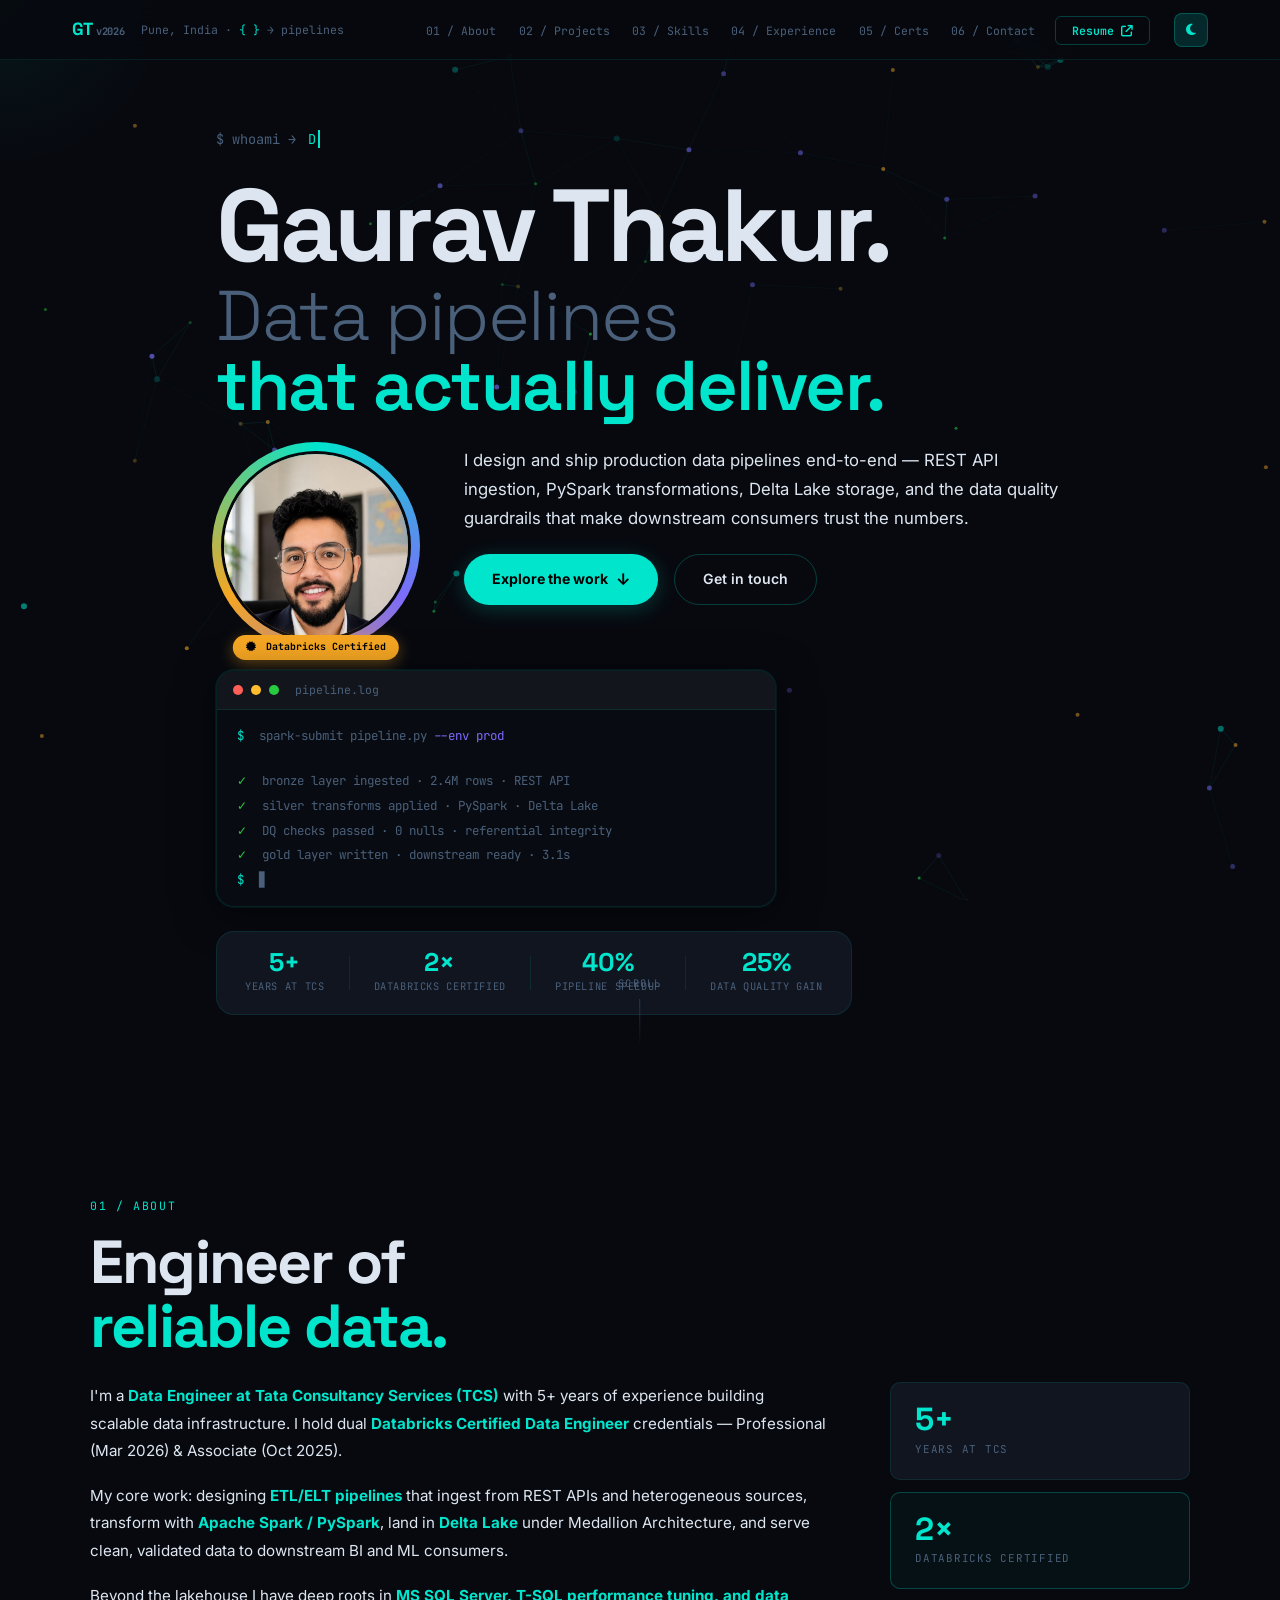
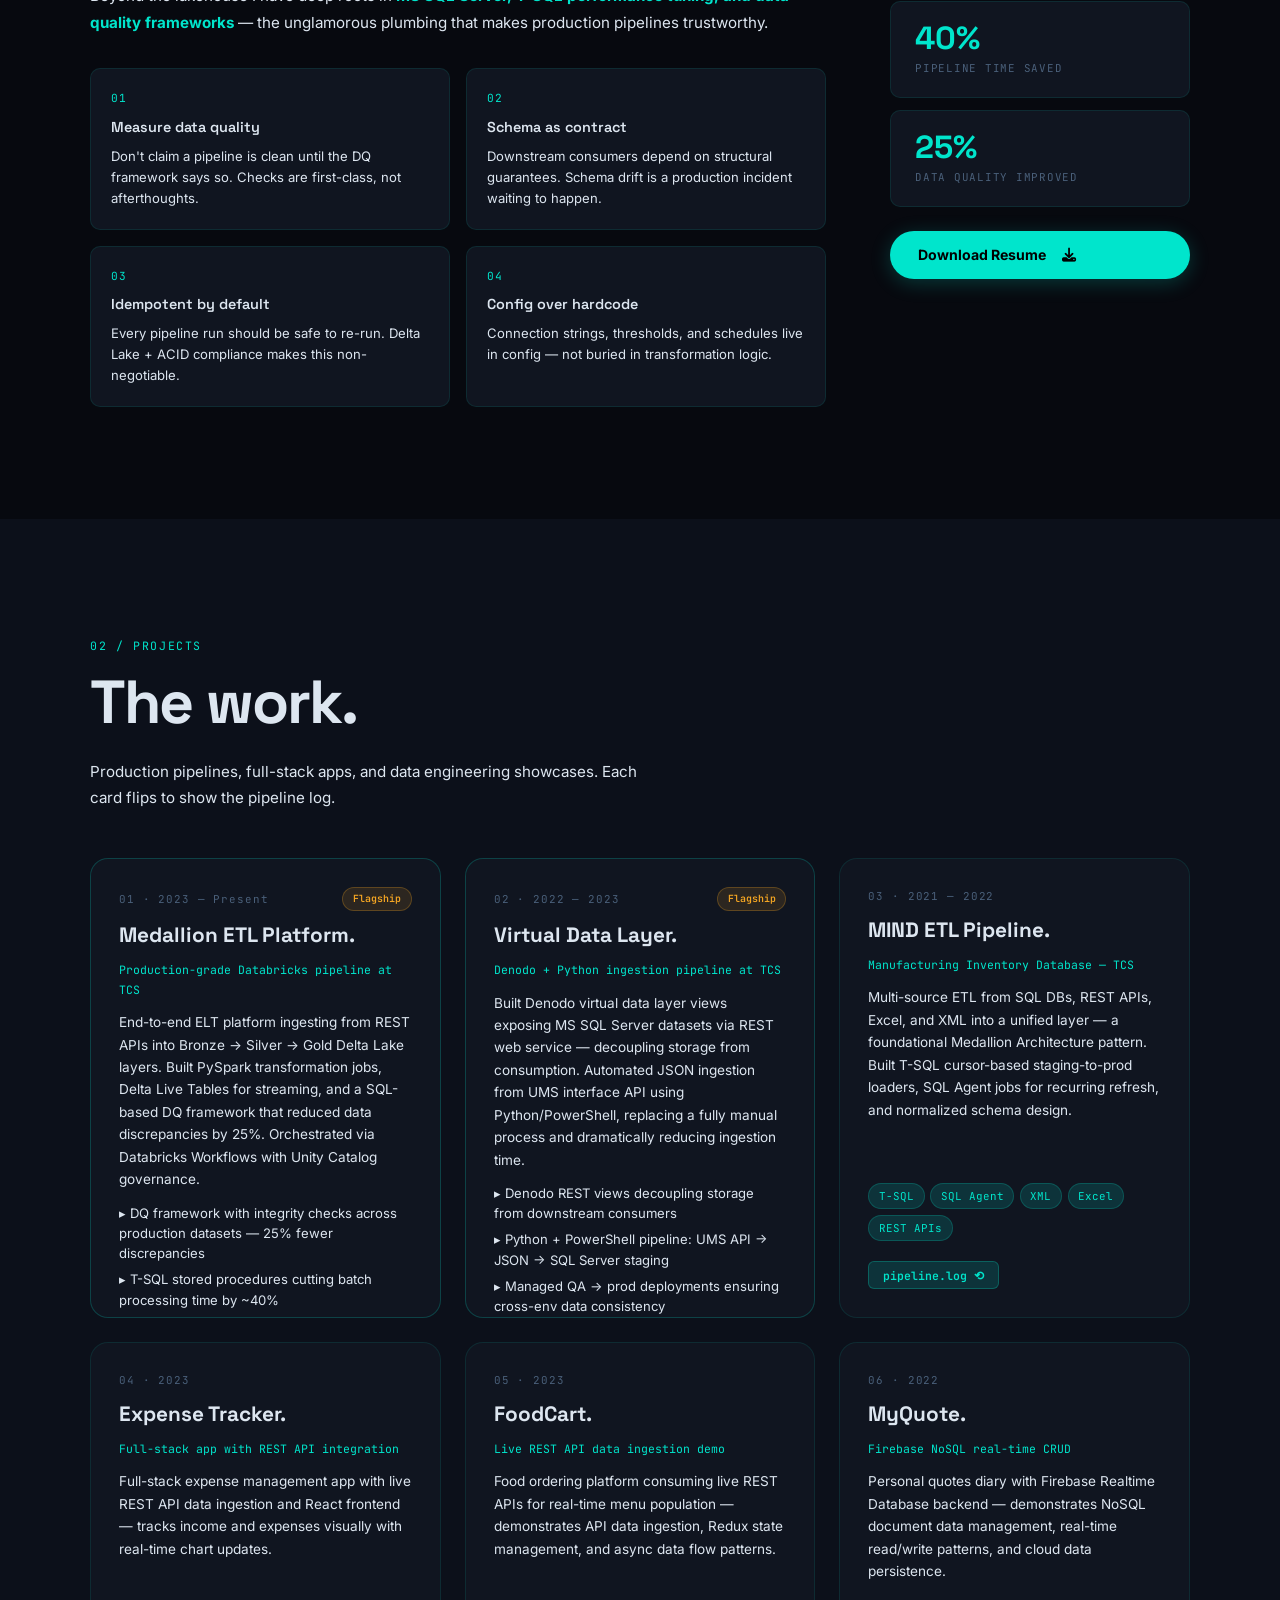
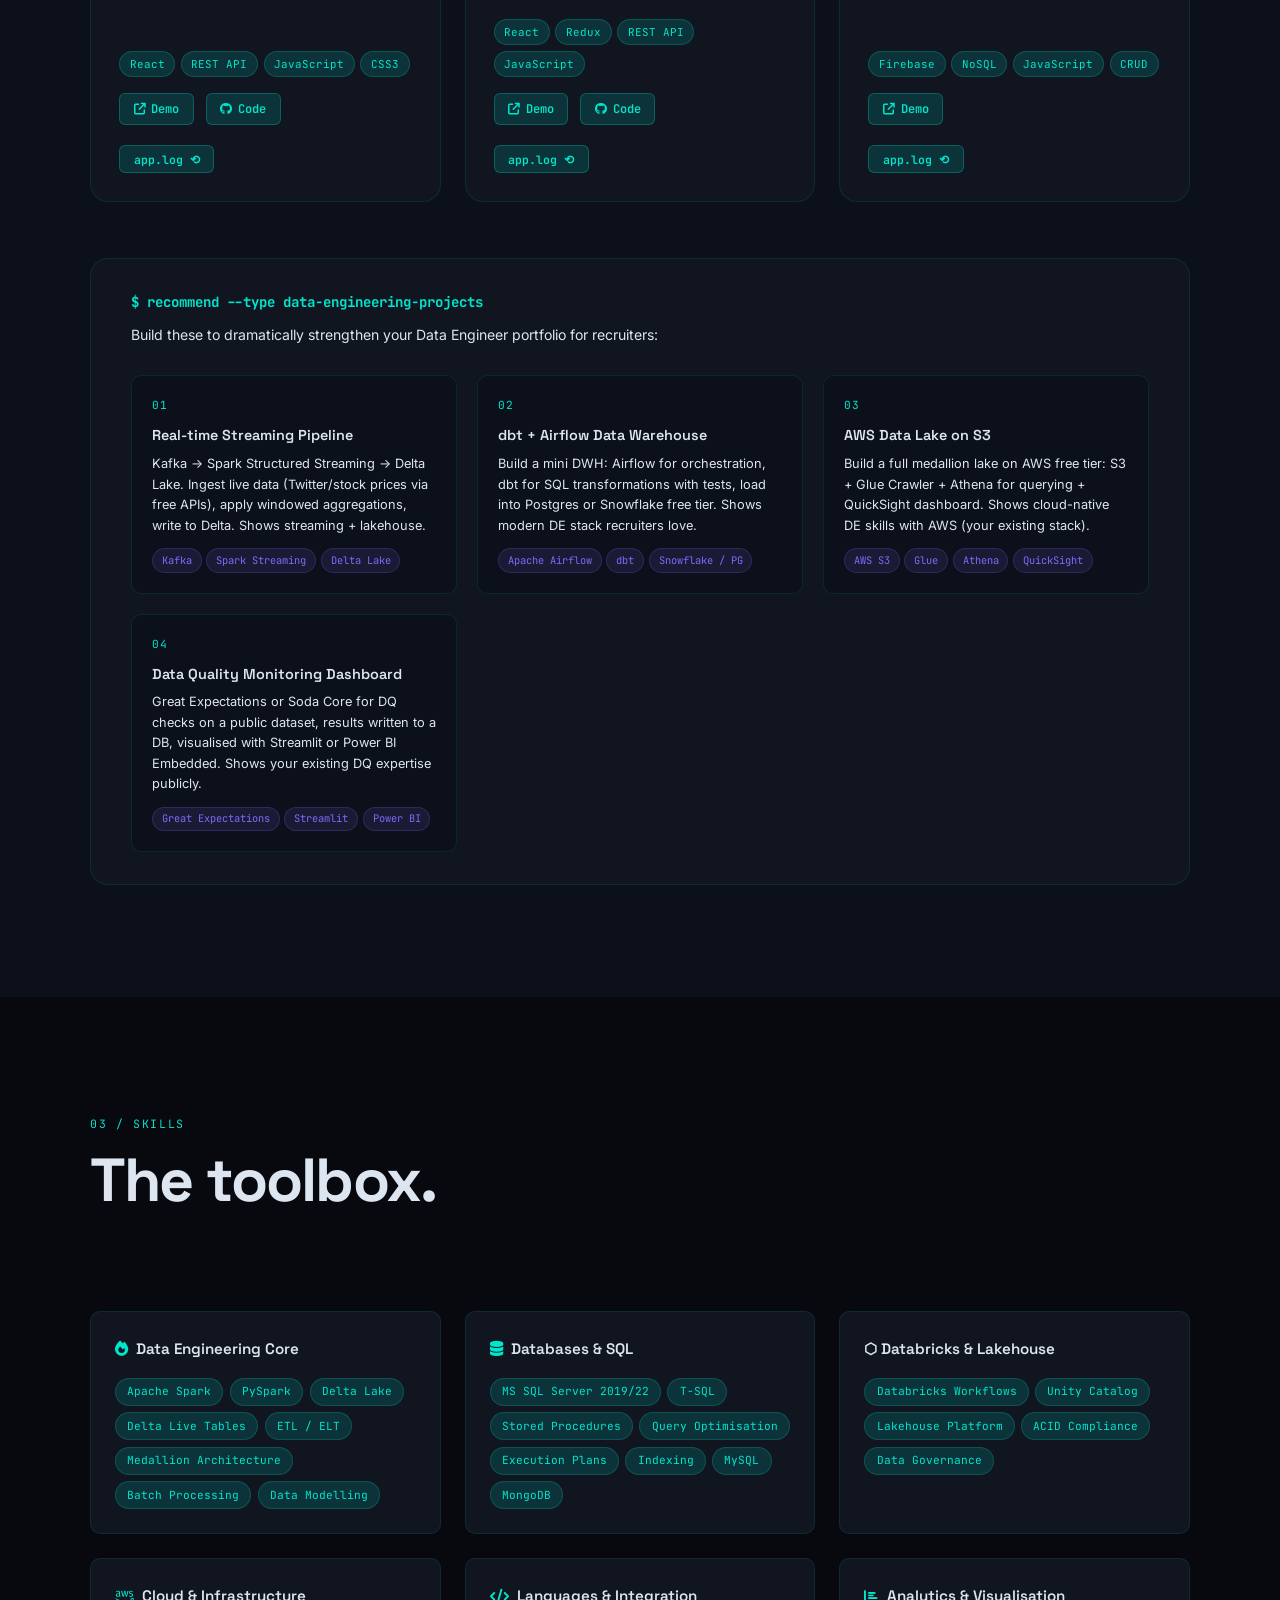
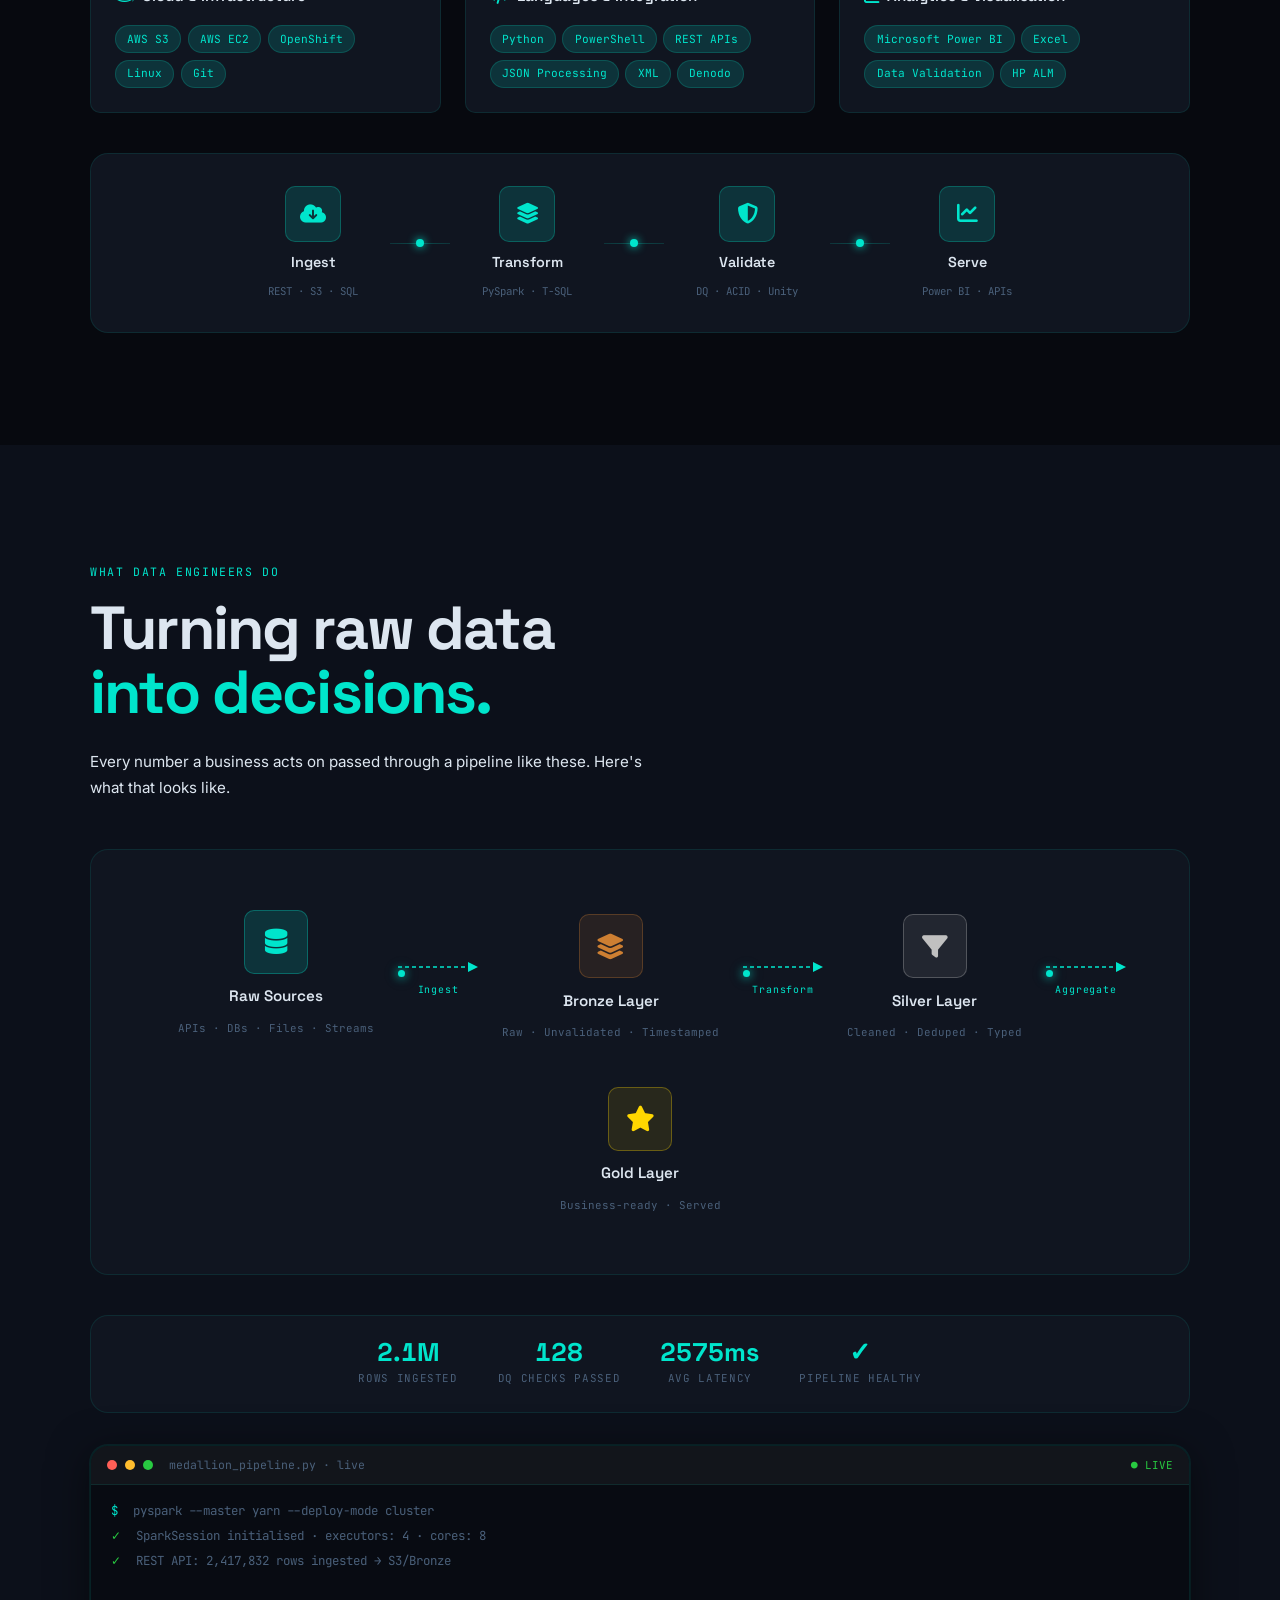
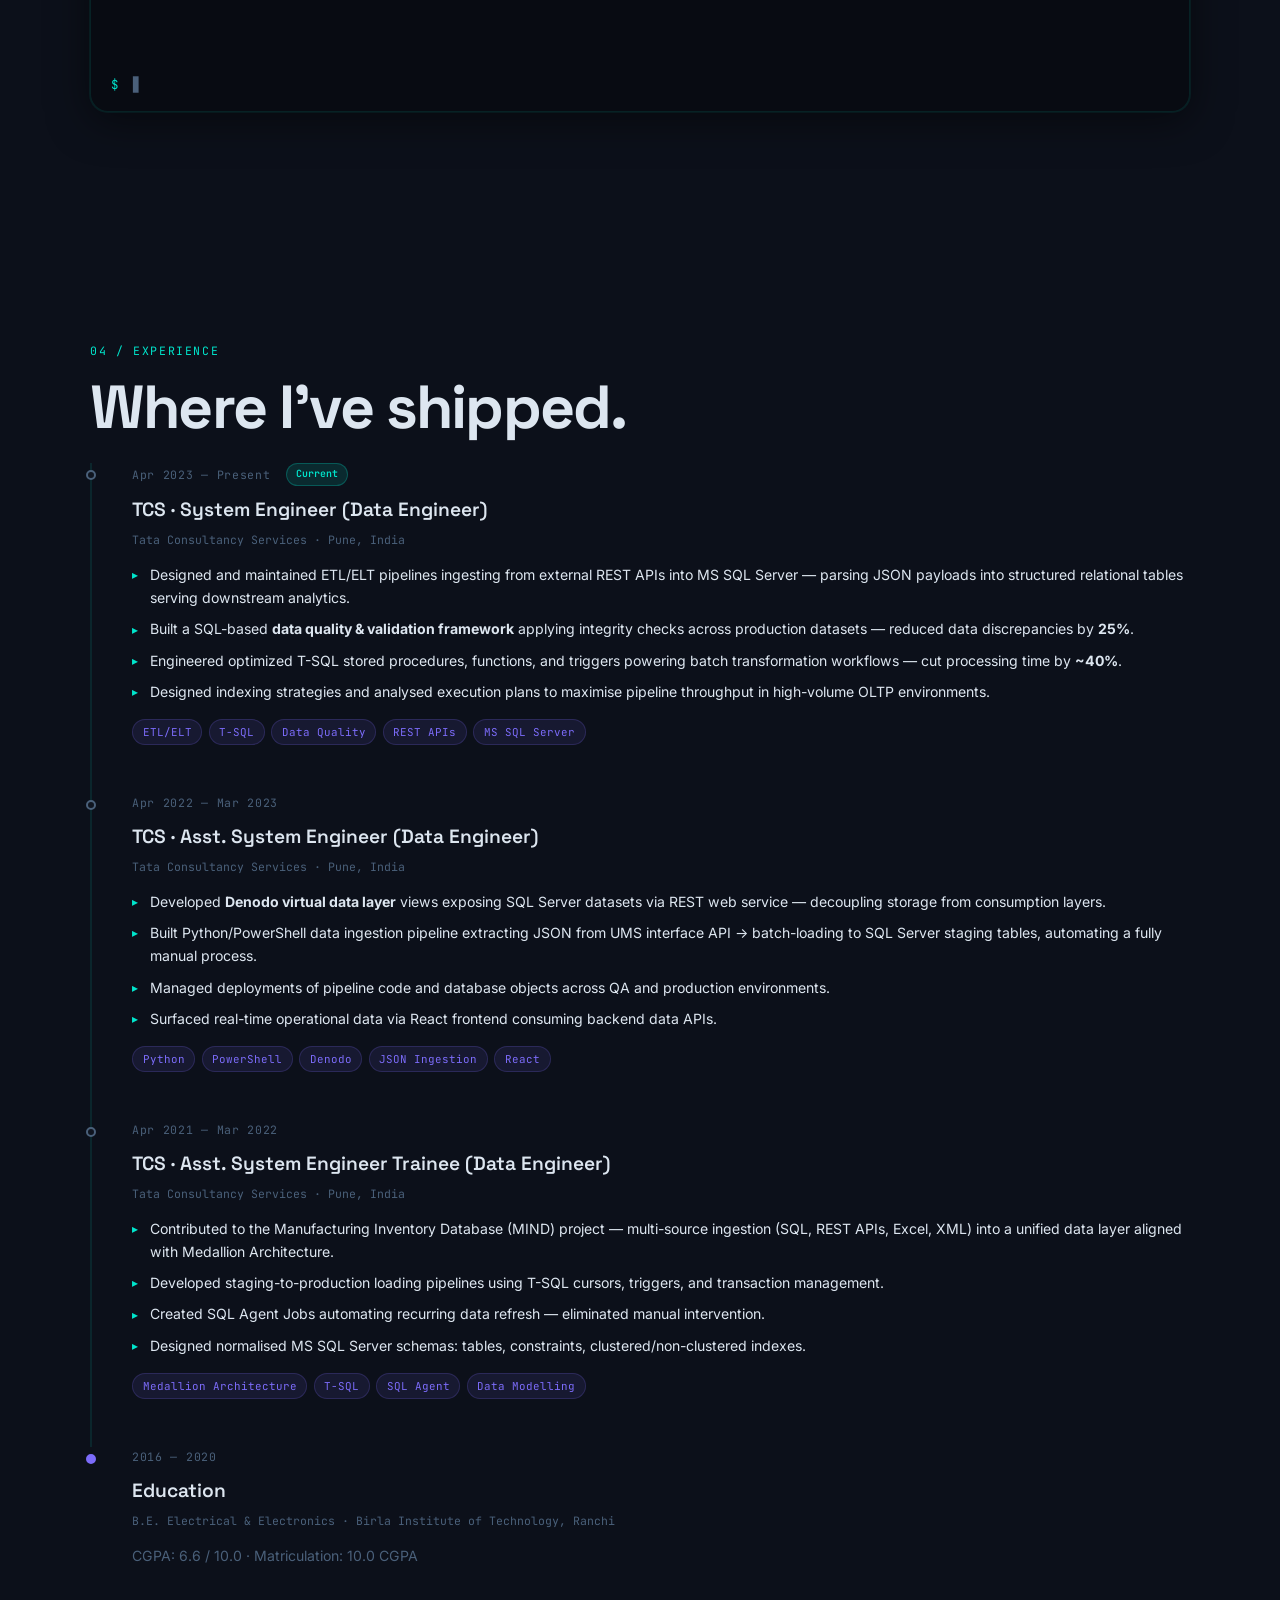
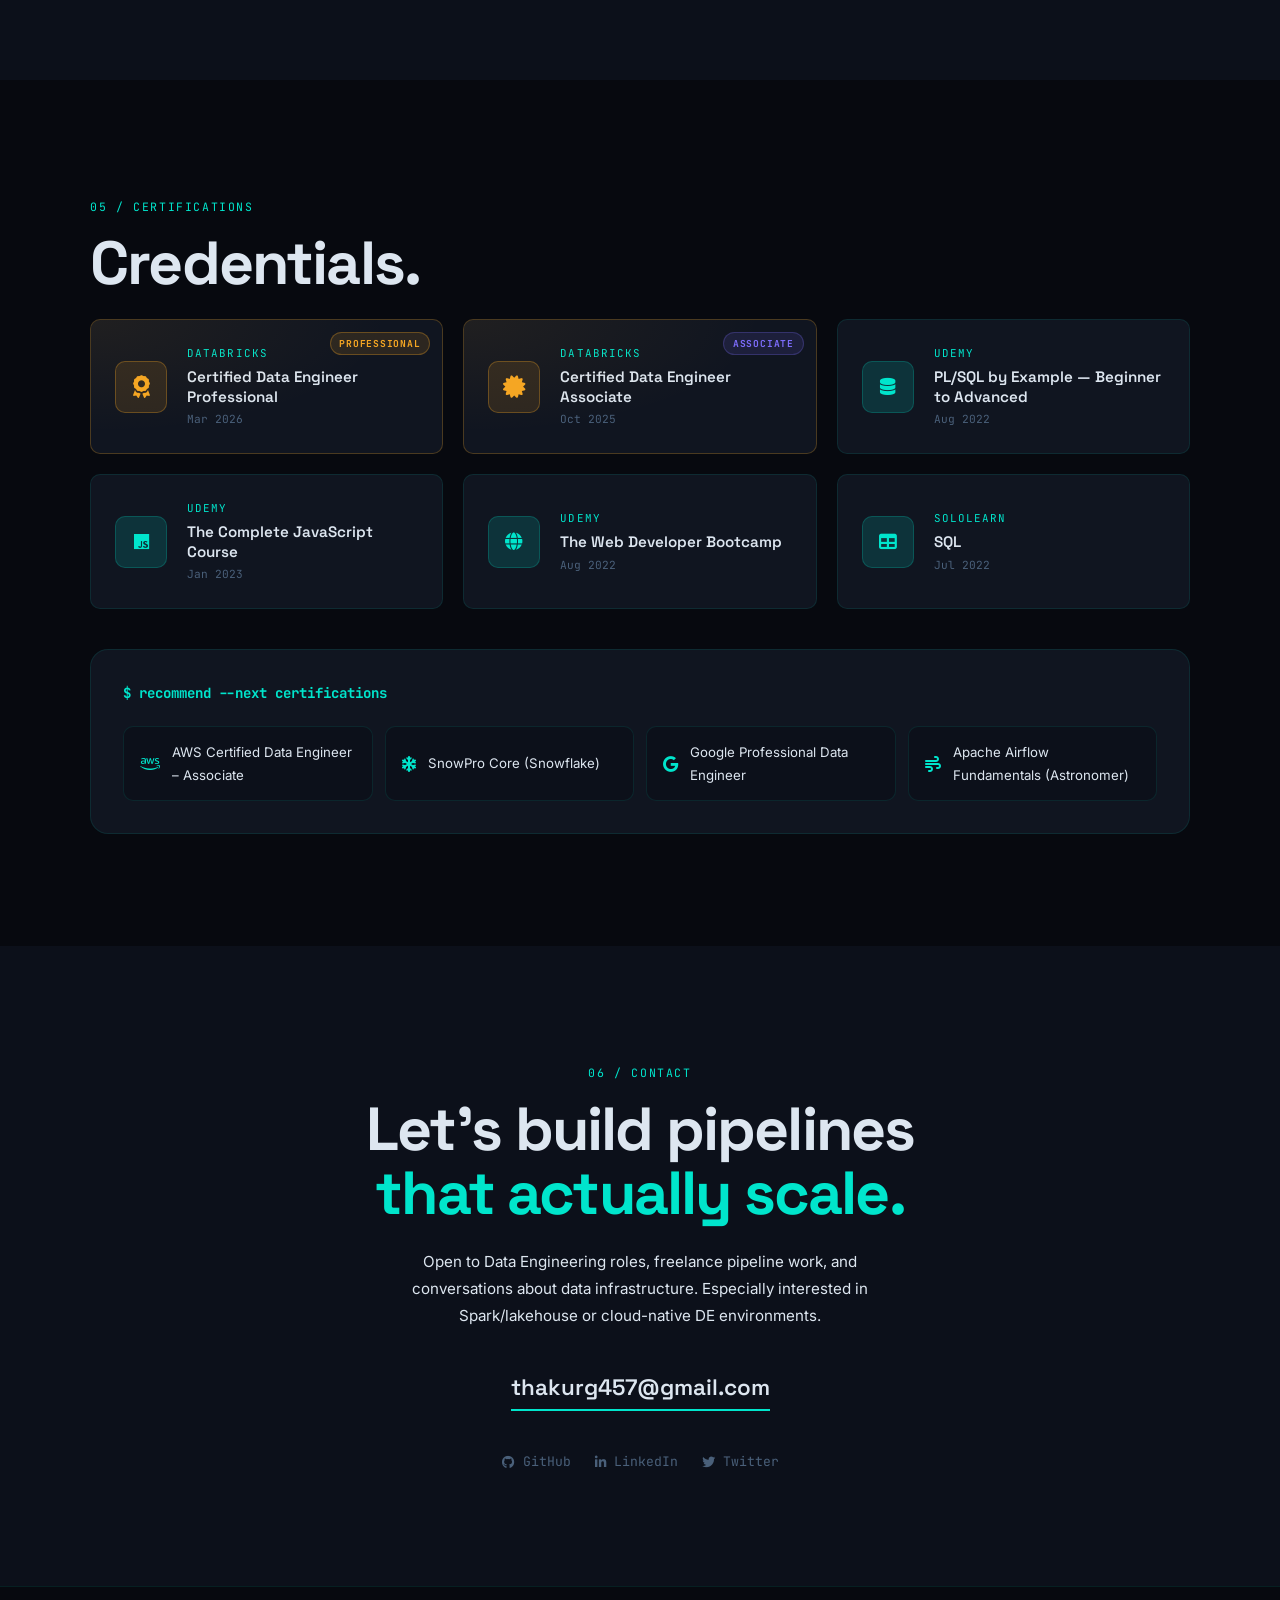
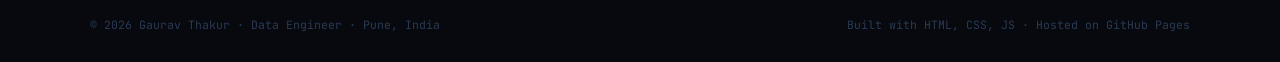
<file: index.html>
<!DOCTYPE html>
<html lang="en">

<head>
  <title>Gaurav Thakur — Data Engineer</title>
  <meta charset="UTF-8" />
  <meta name="viewport" content="width=device-width, initial-scale=1" />
  <meta name="description"
    content="Gaurav Thakur — Databricks Certified Data Engineer with 5+ years at TCS. Apache Spark, PySpark, Delta Lake, ETL/ELT pipelines, AWS." />
  <meta property="og:title" content="Gaurav Thakur — Data Engineer" />
  <meta property="og:description" content="Building data infrastructure that turns raw signals into decisions." />
  <meta property="og:url" content="https://grvthakur.github.io/" />
  <link rel="icon" href="img/logo.jpg" sizes="32x32" />
  <link rel="preconnect" href="https://fonts.googleapis.com" />
  <link rel="preconnect" href="https://fonts.gstatic.com" crossorigin />
  <link
    href="https://fonts.googleapis.com/css2?family=Space+Grotesk:wght@300;400;500;600;700&family=Inter:wght@300;400;500;600&family=JetBrains+Mono:wght@400;500;600&display=swap"
    rel="stylesheet" />
  <link href="https://cdnjs.cloudflare.com/ajax/libs/font-awesome/6.4.0/css/all.min.css" rel="stylesheet" />
  <link rel="stylesheet" href="css/main.css" />
</head>

<body>

  <!-- ══ ATOM NETWORK CANVAS ══ -->
  <canvas id="atom-canvas" aria-hidden="true"></canvas>
  <!-- ══ CURSOR GLOW ══ -->
  <div id="cursor-glow" aria-hidden="true"></div>
  <!-- ══ SCROLL BEAM ══ -->
  <div id="scroll-beam" aria-hidden="true"></div>

  <!-- ══ NAVBAR ══ -->
  <nav class="navbar" id="navbar">
    <div class="nav-inner">
      <a href="#home" class="nav-brand">GT<span class="nav-brand-year">v2026</span></a>
      <span class="nav-meta">Pune, India · <span class="nav-pipe">{ }</span> → pipelines</span>
      <button class="nav-toggle" id="navToggle" aria-label="Menu" aria-expanded="false">
        <span></span><span></span><span></span>
      </button>
      <ul class="nav-links" id="navLinks">
        <li><a href="#about" class="nav-link">01 / About</a></li>
        <li><a href="#projects" class="nav-link">02 / Projects</a></li>
        <li><a href="#skills" class="nav-link">03 / Skills</a></li>
        <li><a href="#experience" class="nav-link">04 / Experience</a></li>
        <li><a href="#certifications" class="nav-link">05 / Certs</a></li>
        <li><a href="#contact" class="nav-link">06 / Contact</a></li>
        <li><a href="files/grv-resume-web.pdf" class="nav-resume" target="_blank">Resume <i
              class="fa-solid fa-arrow-up-right-from-square"></i></a></li>
      </ul>
      <button class="theme-toggle" id="themeToggle" aria-label="Toggle light/dark mode" title="Toggle light/dark mode">
        <i class="fa-solid fa-moon" id="themeIcon"></i>
      </button>
    </div>
  </nav>

  <!-- ══ HERO ══ -->
  <section class="hero" id="home">
    <div class="hero-inner">

      <p class="hero-eyebrow">
        <span class="mono dim">$ whoami →</span>
        <span class="hero-role typewrite" data-period="500"
          data-type='["Data Engineer","Pipeline Architect","Spark Developer","Databricks Professional"]'>
          <span class="wrap"></span>
        </span>
      </p>

      <h1 class="hero-name">
        Gaurav Thakur.<br />
        <span class="hero-name-sub">Data pipelines<br />
          <span class="accent-text">that actually deliver.</span></span>
      </h1>

      <!-- photo -->
      <div class="hero-photo-row">
        <div class="hero-photo-wrap">
          <div class="hero-photo-ring"></div>
          <img src="img/grv.jpg" alt="Gaurav Thakur — Data Engineer" class="hero-photo" />
          <div class="hero-photo-badge"><i class="fa-solid fa-certificate"></i> Databricks Certified</div>
        </div>
        <div class="hero-text-col">
          <p class="hero-desc">
            I design and ship production data pipelines end-to-end — REST API ingestion, PySpark transformations,
            Delta Lake storage, and the data quality guardrails that make downstream consumers trust the numbers.
          </p>
          <div class="hero-cta-row">
            <a href="#projects" class="btn-primary">Explore the work <span class="btn-arrow">↓</span></a>
            <a href="#contact" class="btn-ghost">Get in touch</a>
          </div><!-- /hero-cta-row -->
        </div><!-- /hero-text-col -->
      </div><!-- /hero-photo-row -->

      <!-- terminal log card -->
      <div class="hero-terminal">
        <div class="terminal-bar">
          <span class="t-dot t-red"></span>
          <span class="t-dot t-yellow"></span>
          <span class="t-dot t-green"></span>
          <span class="t-title mono">pipeline.log</span>
        </div>
        <div class="terminal-body">
          <p class="tl"><span class="t-prompt">$</span> spark-submit pipeline.py <span class="t-flag">--env prod</span>
          </p>
          <p class="tl"><span class="t-ok">✓</span> bronze layer ingested · 2.4M rows · REST API</p>
          <p class="tl"><span class="t-ok">✓</span> silver transforms applied · PySpark · Delta Lake</p>
          <p class="tl"><span class="t-ok">✓</span> DQ checks passed · 0 nulls · referential integrity</p>
          <p class="tl"><span class="t-ok">✓</span> gold layer written · downstream ready · 3.1s</p>
          <p class="tl blink-line"><span class="t-prompt">$</span> <span class="cursor">▊</span></p>
        </div>
      </div>

      <!-- stats -->
      <div class="hero-stats">
        <div class="h-stat"><span class="h-stat-n" data-target="5" data-suffix="+">0+</span><span class="h-stat-l">Years
            at TCS</span></div>
        <div class="h-stat-div"></div>
        <div class="h-stat"><span class="h-stat-n" data-target="2" data-suffix="×">0×</span><span
            class="h-stat-l">Databricks Certified</span></div>
        <div class="h-stat-div"></div>
        <div class="h-stat"><span class="h-stat-n" data-target="40" data-suffix="%">0%</span><span
            class="h-stat-l">Pipeline Speedup</span></div>
        <div class="h-stat-div"></div>
        <div class="h-stat"><span class="h-stat-n" data-target="25" data-suffix="%">0%</span><span class="h-stat-l">Data
            Quality Gain</span></div>
      </div>

    </div>

    <div class="scroll-cue">
      <span class="mono dim">scroll</span>
      <div class="scroll-line-anim"></div>
    </div>
  </section>

  <!-- ══ SECTION BEAM ══ -->
  <div class="section-beam" id="sectionBeam"></div>

  <!-- ══ 01 / ABOUT ══ -->
  <section class="section" id="about">
    <div class="section-inner">
      <div class="section-eyebrow"><span class="mono">01 / About</span></div>
      <h2 class="section-heading">Engineer of<br /><em>reliable data.</em></h2>

      <div class="about-grid">
        <div class="about-text">
          <p>I'm a <strong>Data Engineer at Tata Consultancy Services (TCS)</strong> with 5+ years of experience
            building scalable data infrastructure. I hold dual <strong>Databricks Certified Data Engineer</strong>
            credentials — Professional (Mar 2026) &amp; Associate (Oct 2025).</p>

          <p>My core work: designing <strong>ETL/ELT pipelines</strong> that ingest from REST APIs and heterogeneous
            sources, transform with <strong>Apache Spark / PySpark</strong>, land in <strong>Delta Lake</strong> under
            Medallion Architecture, and serve clean, validated data to downstream BI and ML consumers.</p>

          <p>Beyond the lakehouse I have deep roots in <strong>MS SQL Server, T-SQL performance tuning,
              and data quality frameworks</strong> — the unglamorous plumbing that makes production pipelines
            trustworthy.</p>

          <div class="about-principles">
            <div class="principle-card">
              <span class="principle-num mono">01</span>
              <h4>Measure data quality</h4>
              <p>Don't claim a pipeline is clean until the DQ framework says so. Checks are first-class, not
                afterthoughts.</p>
            </div>
            <div class="principle-card">
              <span class="principle-num mono">02</span>
              <h4>Schema as contract</h4>
              <p>Downstream consumers depend on structural guarantees. Schema drift is a production incident waiting to
                happen.</p>
            </div>
            <div class="principle-card">
              <span class="principle-num mono">03</span>
              <h4>Idempotent by default</h4>
              <p>Every pipeline run should be safe to re-run. Delta Lake + ACID compliance makes this non-negotiable.
              </p>
            </div>
            <div class="principle-card">
              <span class="principle-num mono">04</span>
              <h4>Config over hardcode</h4>
              <p>Connection strings, thresholds, and schedules live in config — not buried in transformation logic.</p>
            </div>
          </div>
        </div>

        <div class="about-aside">
          <div class="stat-stack">
            <div class="stat-card"><span class="stat-n" data-target="5" data-suffix="+">0</span><span
                class="stat-l">Years at TCS</span></div>
            <div class="stat-card accent-card"><span class="stat-n" data-target="2" data-suffix="×">0</span><span
                class="stat-l">Databricks Certified</span></div>
            <div class="stat-card"><span class="stat-n" data-target="40" data-suffix="%">0</span><span
                class="stat-l">Pipeline Time Saved</span></div>
            <div class="stat-card"><span class="stat-n" data-target="25" data-suffix="%">0</span><span
                class="stat-l">Data Quality Improved</span></div>
          </div>
          <a href="files/grv-resume-web.pdf" class="btn-primary" target="_blank"
            style="margin-top:1.5rem;display:inline-flex">
            Download Resume <i class="fa-solid fa-download" style="margin-left:.5rem"></i>
          </a>
        </div>
      </div>
    </div>
  </section>

  <!-- ══ 02 / PROJECTS ══ -->
  <section class="section section-dark" id="projects">
    <div class="section-inner">
      <div class="section-eyebrow"><span class="mono">02 / Projects</span></div>
      <h2 class="section-heading">The work.</h2>
      <p class="section-sub">Production pipelines, full-stack apps, and data engineering showcases. Each card flips to
        show the pipeline log.</p>

      <!-- Project cards grid -->
      <div class="projects-grid">

        <!-- PROJ 1 — Medallion ETL -->
        <div class="proj-card featured" id="proj1">
          <div class="proj-front">
            <div class="proj-meta">
              <span class="proj-num mono">01 · 2023 — Present</span>
              <span class="proj-badge">Flagship</span>
            </div>
            <h3 class="proj-title">Medallion ETL Platform.</h3>
            <p class="proj-tagline">Production-grade Databricks pipeline at TCS</p>
            <p class="proj-desc">End-to-end ELT platform ingesting from REST APIs into Bronze → Silver → Gold Delta Lake
              layers.
              Built PySpark transformation jobs, Delta Live Tables for streaming, and a SQL-based DQ framework that
              reduced
              data discrepancies by 25%. Orchestrated via Databricks Workflows with Unity Catalog governance.</p>
            <ul class="proj-bullets">
              <li>▸ DQ framework with integrity checks across production datasets — 25% fewer discrepancies</li>
              <li>▸ T-SQL stored procedures cutting batch processing time by ~40%</li>
              <li>▸ Indexing strategies &amp; execution plan analysis for high-volume OLTP</li>
              <li>▸ REST API → JSON parsing → structured relational tables pipeline</li>
            </ul>
            <div class="proj-tech-row">
              <span>Apache Spark</span><span>PySpark</span><span>Delta Lake</span>
              <span>Databricks</span><span>Unity Catalog</span><span>MS SQL Server</span>
            </div>
            <button class="flip-btn" onclick="flipCard('proj1')">pipeline.log <span>⟲</span></button>
          </div>
          <div class="proj-back">
            <div class="terminal-bar">
              <span class="t-dot t-red"></span><span class="t-dot t-yellow"></span><span class="t-dot t-green"></span>
              <span class="t-title mono">medallion.log</span>
            </div>
            <div class="terminal-body">
              <p class="tl"><span class="t-prompt">$</span> dbx workflow run --job medallion-daily</p>
              <p class="tl"><span class="t-ok">✓</span> bronze: 2.4M rows ingested · REST API · S3</p>
              <p class="tl"><span class="t-ok">✓</span> silver: PySpark transforms · dedup · type cast</p>
              <p class="tl"><span class="t-ok">✓</span> DQ: 0 null PKs · ref integrity ✓ · ACID commit</p>
              <p class="tl"><span class="t-ok">✓</span> gold: aggregates written · Power BI ready</p>
              <p class="tl"><span class="t-stat">discrepancies ↓25% · batch time ↓40%</span></p>
            </div>
            <button class="flip-btn" onclick="flipCard('proj1')">← back</button>
          </div>
        </div>

        <!-- PROJ 2 — Denodo Virtual Layer -->
        <div class="proj-card featured" id="proj2">
          <div class="proj-front">
            <div class="proj-meta">
              <span class="proj-num mono">02 · 2022 — 2023</span>
              <span class="proj-badge">Flagship</span>
            </div>
            <h3 class="proj-title">Virtual Data Layer.</h3>
            <p class="proj-tagline">Denodo + Python ingestion pipeline at TCS</p>
            <p class="proj-desc">Built Denodo virtual data layer views exposing MS SQL Server datasets via REST web
              service —
              decoupling storage from consumption. Automated JSON ingestion from UMS interface API using
              Python/PowerShell,
              replacing a fully manual process and dramatically reducing ingestion time.</p>
            <ul class="proj-bullets">
              <li>▸ Denodo REST views decoupling storage from downstream consumers</li>
              <li>▸ Python + PowerShell pipeline: UMS API → JSON → SQL Server staging</li>
              <li>▸ Managed QA → prod deployments ensuring cross-env data consistency</li>
              <li>▸ React frontend surfacing real-time operational data via backend APIs</li>
            </ul>
            <div class="proj-tech-row">
              <span>Python</span><span>PowerShell</span><span>Denodo</span>
              <span>REST APIs</span><span>MS SQL Server</span><span>React</span>
            </div>
            <button class="flip-btn" onclick="flipCard('proj2')">pipeline.log <span>⟲</span></button>
          </div>
          <div class="proj-back">
            <div class="terminal-bar">
              <span class="t-dot t-red"></span><span class="t-dot t-yellow"></span><span class="t-dot t-green"></span>
              <span class="t-title mono">virtual-layer.log</span>
            </div>
            <div class="terminal-body">
              <p class="tl"><span class="t-prompt">$</span> python ingest_ums.py --batch full</p>
              <p class="tl"><span class="t-ok">✓</span> UMS API connected · auth header valid</p>
              <p class="tl"><span class="t-ok">✓</span> JSON payload parsed · 18 fields mapped</p>
              <p class="tl"><span class="t-ok">✓</span> staging load complete · 94K rows</p>
              <p class="tl"><span class="t-ok">✓</span> Denodo view refreshed · REST endpoint live</p>
              <p class="tl"><span class="t-stat">manual process → fully automated</span></p>
            </div>
            <button class="flip-btn" onclick="flipCard('proj2')">← back</button>
          </div>
        </div>

        <!-- PROJ 3 — MIND ETL -->
        <div class="proj-card" id="proj3">
          <div class="proj-front">
            <div class="proj-meta">
              <span class="proj-num mono">03 · 2021 — 2022</span>
            </div>
            <h3 class="proj-title">MIND ETL Pipeline.</h3>
            <p class="proj-tagline">Manufacturing Inventory Database — TCS</p>
            <p class="proj-desc">Multi-source ETL from SQL DBs, REST APIs, Excel, and XML into a unified layer —
              a foundational Medallion Architecture pattern. Built T-SQL cursor-based staging-to-prod loaders,
              SQL Agent jobs for recurring refresh, and normalized schema design.</p>
            <div class="proj-tech-row">
              <span>T-SQL</span><span>SQL Agent</span><span>XML</span><span>Excel</span><span>REST APIs</span>
            </div>
            <button class="flip-btn" onclick="flipCard('proj3')">pipeline.log <span>⟲</span></button>
          </div>
          <div class="proj-back">
            <div class="terminal-bar">
              <span class="t-dot t-red"></span><span class="t-dot t-yellow"></span><span class="t-dot t-green"></span>
              <span class="t-title mono">mind-etl.log</span>
            </div>
            <div class="terminal-body">
              <p class="tl"><span class="t-prompt">$</span> sql-agent job run MIND_DAILY_REFRESH</p>
              <p class="tl"><span class="t-ok">✓</span> sources: SQL · REST · Excel · XML</p>
              <p class="tl"><span class="t-ok">✓</span> staging load · cursor batch · tx commit</p>
              <p class="tl"><span class="t-ok">✓</span> prod promoted · ref integrity checked</p>
              <p class="tl"><span class="t-stat">manual refresh → scheduled automation</span></p>
            </div>
            <button class="flip-btn" onclick="flipCard('proj3')">← back</button>
          </div>
        </div>

        <!-- PROJ 4 — Expense Tracker -->
        <div class="proj-card" id="proj4">
          <div class="proj-front">
            <div class="proj-meta">
              <span class="proj-num mono">04 · 2023</span>
            </div>
            <h3 class="proj-title">Expense Tracker.</h3>
            <p class="proj-tagline">Full-stack app with REST API integration</p>
            <p class="proj-desc">Full-stack expense management app with live REST API data ingestion and React frontend
              —
              tracks income and expenses visually with real-time chart updates.</p>
            <div class="proj-tech-row">
              <span>React</span><span>REST API</span><span>JavaScript</span><span>CSS3</span>
            </div>
            <div class="proj-links">
              <a href="https://grvthakur.github.io/Expense-Tracker/" target="_blank"><i
                  class="fa-solid fa-arrow-up-right-from-square"></i> Demo</a>
              <a href="https://github.com/grvthakur/ExpenseTracker" target="_blank"><i class="fa-brands fa-github"></i>
                Code</a>
            </div>
            <button class="flip-btn" onclick="flipCard('proj4')">app.log <span>⟲</span></button>
          </div>
          <div class="proj-back">
            <div class="terminal-bar">
              <span class="t-dot t-red"></span><span class="t-dot t-yellow"></span><span class="t-dot t-green"></span>
              <span class="t-title mono">expense-tracker.log</span>
            </div>
            <div class="terminal-body">
              <p class="tl"><span class="t-prompt">$</span> npm start</p>
              <p class="tl"><span class="t-ok">✓</span> React app compiled · localhost:3000</p>
              <p class="tl"><span class="t-ok">✓</span> REST API connected · live data</p>
              <p class="tl"><span class="t-ok">✓</span> charts rendered · income vs expense</p>
            </div>
            <button class="flip-btn" onclick="flipCard('proj4')">← back</button>
          </div>
        </div>

        <!-- PROJ 5 — FoodCart -->
        <div class="proj-card" id="proj5">
          <div class="proj-front">
            <div class="proj-meta">
              <span class="proj-num mono">05 · 2023</span>
            </div>
            <h3 class="proj-title">FoodCart.</h3>
            <p class="proj-tagline">Live REST API data ingestion demo</p>
            <p class="proj-desc">Food ordering platform consuming live REST APIs for real-time menu population —
              demonstrates API data ingestion, Redux state management, and async data flow patterns.</p>
            <div class="proj-tech-row">
              <span>React</span><span>Redux</span><span>REST API</span><span>JavaScript</span>
            </div>
            <div class="proj-links">
              <a href="https://grvthakur.github.io/FOODCart/" target="_blank"><i
                  class="fa-solid fa-arrow-up-right-from-square"></i> Demo</a>
              <a href="https://github.com/grvthakur/FOODCart" target="_blank"><i class="fa-brands fa-github"></i>
                Code</a>
            </div>
            <button class="flip-btn" onclick="flipCard('proj5')">app.log <span>⟲</span></button>
          </div>
          <div class="proj-back">
            <div class="terminal-bar">
              <span class="t-dot t-red"></span><span class="t-dot t-yellow"></span><span class="t-dot t-green"></span>
              <span class="t-title mono">foodcart.log</span>
            </div>
            <div class="terminal-body">
              <p class="tl"><span class="t-prompt">$</span> npm start</p>
              <p class="tl"><span class="t-ok">✓</span> REST API polled · menu data live</p>
              <p class="tl"><span class="t-ok">✓</span> Redux store hydrated · 42 items</p>
              <p class="tl"><span class="t-ok">✓</span> cart state managed · order ready</p>
            </div>
            <button class="flip-btn" onclick="flipCard('proj5')">← back</button>
          </div>
        </div>

        <!-- PROJ 6 — MyQuote / Firebase -->
        <div class="proj-card" id="proj6">
          <div class="proj-front">
            <div class="proj-meta">
              <span class="proj-num mono">06 · 2022</span>
            </div>
            <h3 class="proj-title">MyQuote.</h3>
            <p class="proj-tagline">Firebase NoSQL real-time CRUD</p>
            <p class="proj-desc">Personal quotes diary with Firebase Realtime Database backend — demonstrates
              NoSQL document data management, real-time read/write patterns, and cloud data persistence.</p>
            <div class="proj-tech-row">
              <span>Firebase</span><span>NoSQL</span><span>JavaScript</span><span>CRUD</span>
            </div>
            <div class="proj-links">
              <a href="https://quoteapp-7b81c.web.app/quotes" target="_blank"><i
                  class="fa-solid fa-arrow-up-right-from-square"></i> Demo</a>
            </div>
            <button class="flip-btn" onclick="flipCard('proj6')">app.log <span>⟲</span></button>
          </div>
          <div class="proj-back">
            <div class="terminal-bar">
              <span class="t-dot t-red"></span><span class="t-dot t-yellow"></span><span class="t-dot t-green"></span>
              <span class="t-title mono">myquote.log</span>
            </div>
            <div class="terminal-body">
              <p class="tl"><span class="t-prompt">$</span> firebase deploy</p>
              <p class="tl"><span class="t-ok">✓</span> Firestore rules deployed</p>
              <p class="tl"><span class="t-ok">✓</span> real-time listener active</p>
              <p class="tl"><span class="t-ok">✓</span> CRUD operations verified</p>
            </div>
            <button class="flip-btn" onclick="flipCard('proj6')">← back</button>
          </div>
        </div>

      </div><!-- /projects-grid -->

      <!-- DE Project Recommendations -->
      <div class="project-recs">
        <h3 class="recs-title"><span class="mono accent-text">$ recommend --type data-engineering-projects</span></h3>
        <p class="recs-sub">Build these to dramatically strengthen your Data Engineer portfolio for recruiters:</p>
        <div class="recs-grid">
          <div class="rec-card">
            <span class="rec-num mono">01</span>
            <h4>Real-time Streaming Pipeline</h4>
            <p>Kafka → Spark Structured Streaming → Delta Lake. Ingest live data (Twitter/stock prices via free APIs),
              apply windowed aggregations, write to Delta. Shows streaming + lakehouse.</p>
            <div class="rec-tech"><span>Kafka</span><span>Spark Streaming</span><span>Delta Lake</span></div>
          </div>
          <div class="rec-card">
            <span class="rec-num mono">02</span>
            <h4>dbt + Airflow Data Warehouse</h4>
            <p>Build a mini DWH: Airflow for orchestration, dbt for SQL transformations with tests, load into Postgres
              or Snowflake free tier. Shows modern DE stack recruiters love.</p>
            <div class="rec-tech"><span>Apache Airflow</span><span>dbt</span><span>Snowflake / PG</span></div>
          </div>
          <div class="rec-card">
            <span class="rec-num mono">03</span>
            <h4>AWS Data Lake on S3</h4>
            <p>Build a full medallion lake on AWS free tier: S3 + Glue Crawler + Athena for querying + QuickSight
              dashboard. Shows cloud-native DE skills with AWS (your existing stack).</p>
            <div class="rec-tech"><span>AWS S3</span><span>Glue</span><span>Athena</span><span>QuickSight</span></div>
          </div>
          <div class="rec-card">
            <span class="rec-num mono">04</span>
            <h4>Data Quality Monitoring Dashboard</h4>
            <p>Great Expectations or Soda Core for DQ checks on a public dataset, results written to a DB, visualised
              with Streamlit or Power BI Embedded. Shows your existing DQ expertise publicly.</p>
            <div class="rec-tech"><span>Great Expectations</span><span>Streamlit</span><span>Power BI</span></div>
          </div>
        </div>
      </div>

    </div>
  </section>

  <!-- ══ 03 / SKILLS ══ -->
  <section class="section" id="skills">
    <div class="section-inner">
      <div class="section-eyebrow"><span class="mono">03 / Skills</span></div>
      <h2 class="section-heading">The toolbox.</h2>
      <p class="section-sub">Full data engineering stack with depth in the lakehouse and pipeline layers.</p>

      <div class="skills-cols">

        <div class="skill-group">
          <h3 class="skill-group-title"><i class="fa-solid fa-fire"></i> Data Engineering Core</h3>
          <div class="skill-tags">
            <span class="stag">Apache Spark</span><span class="stag">PySpark</span>
            <span class="stag">Delta Lake</span><span class="stag">Delta Live Tables</span>
            <span class="stag">ETL / ELT</span><span class="stag">Medallion Architecture</span>
            <span class="stag">Batch Processing</span><span class="stag">Data Modelling</span>
          </div>
        </div>

        <div class="skill-group">
          <h3 class="skill-group-title"><i class="fa-solid fa-database"></i> Databases &amp; SQL</h3>
          <div class="skill-tags">
            <span class="stag">MS SQL Server 2019/22</span><span class="stag">T-SQL</span>
            <span class="stag">Stored Procedures</span><span class="stag">Query Optimisation</span>
            <span class="stag">Execution Plans</span><span class="stag">Indexing</span>
            <span class="stag">MySQL</span><span class="stag">MongoDB</span>
          </div>
        </div>

        <div class="skill-group">
          <h3 class="skill-group-title">⬡ Databricks &amp; Lakehouse</h3>
          <div class="skill-tags">
            <span class="stag">Databricks Workflows</span><span class="stag">Unity Catalog</span>
            <span class="stag">Lakehouse Platform</span><span class="stag">ACID Compliance</span>
            <span class="stag">Data Governance</span>
          </div>
        </div>

        <div class="skill-group">
          <h3 class="skill-group-title"><i class="fa-brands fa-aws"></i> Cloud &amp; Infrastructure</h3>
          <div class="skill-tags">
            <span class="stag">AWS S3</span><span class="stag">AWS EC2</span>
            <span class="stag">OpenShift</span><span class="stag">Linux</span><span class="stag">Git</span>
          </div>
        </div>

        <div class="skill-group">
          <h3 class="skill-group-title"><i class="fa-solid fa-code"></i> Languages &amp; Integration</h3>
          <div class="skill-tags">
            <span class="stag">Python</span><span class="stag">PowerShell</span>
            <span class="stag">REST APIs</span><span class="stag">JSON Processing</span>
            <span class="stag">XML</span><span class="stag">Denodo</span>
          </div>
        </div>

        <div class="skill-group">
          <h3 class="skill-group-title"><i class="fa-solid fa-chart-bar"></i> Analytics &amp; Visualisation</h3>
          <div class="skill-tags">
            <span class="stag">Microsoft Power BI</span><span class="stag">Excel</span>
            <span class="stag">Data Validation</span><span class="stag">HP ALM</span>
          </div>
        </div>

      </div>

      <!-- Pipeline flow -->
      <div class="pipeline-strip">
        <div class="pipe-stage">
          <div class="pipe-icon"><i class="fa-solid fa-cloud-arrow-down"></i></div>
          <div class="pipe-label">Ingest</div>
          <div class="pipe-sub mono">REST · S3 · SQL</div>
        </div>
        <div class="pipe-connector">
          <div class="pipe-dot"></div>
        </div>
        <div class="pipe-stage">
          <div class="pipe-icon"><i class="fa-solid fa-layer-group"></i></div>
          <div class="pipe-label">Transform</div>
          <div class="pipe-sub mono">PySpark · T-SQL</div>
        </div>
        <div class="pipe-connector">
          <div class="pipe-dot"></div>
        </div>
        <div class="pipe-stage">
          <div class="pipe-icon"><i class="fa-solid fa-shield-halved"></i></div>
          <div class="pipe-label">Validate</div>
          <div class="pipe-sub mono">DQ · ACID · Unity</div>
        </div>
        <div class="pipe-connector">
          <div class="pipe-dot"></div>
        </div>
        <div class="pipe-stage">
          <div class="pipe-icon"><i class="fa-solid fa-chart-line"></i></div>
          <div class="pipe-label">Serve</div>
          <div class="pipe-sub mono">Power BI · APIs</div>
        </div>
      </div>

    </div>
  </section>


  <!-- ══ DE ANIMATION SECTION ══ -->
  <section class="section de-anim-section" id="what-i-do">
    <div class="section-inner">
      <div class="section-eyebrow"><span class="mono">What Data Engineers Do</span></div>
      <h2 class="section-heading">Turning raw data<br /><em>into decisions.</em></h2>
      <p class="section-sub">Every number a business acts on passed through a pipeline like these. Here's what that
        looks like.</p>

      <div class="de-pipeline-anim" id="dePipelineAnim">
        <!-- Animated pipeline stages -->
        <div class="de-stage" id="deStage1">
          <div class="de-stage-icon"><i class="fa-solid fa-database"></i></div>
          <div class="de-stage-label">Raw Sources</div>
          <div class="de-stage-sub mono">APIs · DBs · Files · Streams</div>
          <div class="de-data-packets" id="packets1"></div>
        </div>
        <div class="de-arrow" id="deArrow1">
          <svg viewBox="0 0 80 20" fill="none">
            <path d="M0 10 L70 10" stroke="var(--accent)" stroke-width="1.5" stroke-dasharray="4 3" />
            <polygon points="70,5 80,10 70,15" fill="var(--accent)" />
          </svg>
          <span class="de-arrow-label mono">Ingest</span>
        </div>
        <div class="de-stage" id="deStage2">
          <div class="de-stage-icon bronze-icon"><i class="fa-solid fa-layer-group"></i></div>
          <div class="de-stage-label">Bronze Layer</div>
          <div class="de-stage-sub mono">Raw · Unvalidated · Timestamped</div>
        </div>
        <div class="de-arrow" id="deArrow2">
          <svg viewBox="0 0 80 20" fill="none">
            <path d="M0 10 L70 10" stroke="var(--accent)" stroke-width="1.5" stroke-dasharray="4 3" />
            <polygon points="70,5 80,10 70,15" fill="var(--accent)" />
          </svg>
          <span class="de-arrow-label mono">Transform</span>
        </div>
        <div class="de-stage" id="deStage3">
          <div class="de-stage-icon silver-icon"><i class="fa-solid fa-filter"></i></div>
          <div class="de-stage-label">Silver Layer</div>
          <div class="de-stage-sub mono">Cleaned · Deduped · Typed</div>
        </div>
        <div class="de-arrow" id="deArrow3">
          <svg viewBox="0 0 80 20" fill="none">
            <path d="M0 10 L70 10" stroke="var(--accent)" stroke-width="1.5" stroke-dasharray="4 3" />
            <polygon points="70,5 80,10 70,15" fill="var(--accent)" />
          </svg>
          <span class="de-arrow-label mono">Aggregate</span>
        </div>
        <div class="de-stage" id="deStage4">
          <div class="de-stage-icon gold-icon"><i class="fa-solid fa-star"></i></div>
          <div class="de-stage-label">Gold Layer</div>
          <div class="de-stage-sub mono">Business-ready · Served</div>
        </div>
      </div>

      <!-- Live counter row showing data moving -->
      <div class="de-metrics-row">
        <div class="de-metric">
          <span class="de-metric-n" id="metricRows">0</span>
          <span class="de-metric-l mono">rows ingested</span>
        </div>
        <div class="de-metric">
          <span class="de-metric-n" id="metricPassed">0</span>
          <span class="de-metric-l mono">DQ checks passed</span>
        </div>
        <div class="de-metric">
          <span class="de-metric-n" id="metricLatency">0ms</span>
          <span class="de-metric-l mono">avg latency</span>
        </div>
        <div class="de-metric">
          <span class="de-metric-n accent-text">✓</span>
          <span class="de-metric-l mono">pipeline healthy</span>
        </div>
      </div>

      <!-- Terminal showing what's happening -->
      <div class="hero-terminal de-terminal">
        <div class="terminal-bar">
          <span class="t-dot t-red"></span><span class="t-dot t-yellow"></span><span class="t-dot t-green"></span>
          <span class="t-title mono">medallion_pipeline.py · live</span>
          <span class="t-live mono">● LIVE</span>
        </div>
        <div class="terminal-body" id="deTerminalBody">
          <p class="tl"><span class="t-prompt">$</span> pyspark --master yarn --deploy-mode cluster</p>
          <p class="tl"><span class="t-ok">✓</span> SparkSession initialised · executors: 4 · cores: 8</p>
          <p class="tl de-log-line"><span class="t-ok">✓</span> REST API: 2,417,832 rows ingested → S3/Bronze</p>
          <p class="tl de-log-line"><span class="t-ok">✓</span> PySpark transform: null drop · type cast · dedup</p>
          <p class="tl de-log-line"><span class="t-ok">✓</span> DQ framework: 142 checks · 0 failures · ACID commit</p>
          <p class="tl de-log-line"><span class="t-ok">✓</span> Gold aggregates written · Power BI refresh triggered</p>
          <p class="tl de-log-line"><span class="t-stat">pipeline complete · 3.1s · next run: 06:00 UTC</span></p>
          <p class="tl"><span class="t-prompt">$</span> <span class="cursor">▊</span></p>
        </div>
      </div>

    </div>
  </section>

  <!-- ══ 04 / EXPERIENCE ══ -->
  <section class="section section-dark" id="experience">
    <div class="section-inner">
      <div class="section-eyebrow"><span class="mono">04 / Experience</span></div>
      <h2 class="section-heading">Where I've shipped.</h2>

      <div class="exp-list">

        <div class="exp-item">
          <div class="exp-meta">
            <span class="exp-period mono">Apr 2023 — Present</span>
            <span class="exp-badge active-badge">Current</span>
          </div>
          <h3 class="exp-title">TCS · System Engineer (Data Engineer)</h3>
          <p class="exp-location mono dim">Tata Consultancy Services · Pune, India</p>
          <ul class="exp-bullets">
            <li>Designed and maintained ETL/ELT pipelines ingesting from external REST APIs into MS SQL Server — parsing
              JSON payloads into structured relational tables serving downstream analytics.</li>
            <li>Built a SQL-based <strong>data quality &amp; validation framework</strong> applying integrity checks
              across production datasets — reduced data discrepancies by <strong>25%</strong>.</li>
            <li>Engineered optimized T-SQL stored procedures, functions, and triggers powering batch transformation
              workflows — cut processing time by <strong>~40%</strong>.</li>
            <li>Designed indexing strategies and analysed execution plans to maximise pipeline throughput in high-volume
              OLTP environments.</li>
          </ul>
          <div class="exp-tags">
            <span>ETL/ELT</span><span>T-SQL</span><span>Data Quality</span><span>REST APIs</span><span>MS SQL
              Server</span>
          </div>
        </div>

        <div class="exp-item">
          <div class="exp-meta">
            <span class="exp-period mono">Apr 2022 — Mar 2023</span>
          </div>
          <h3 class="exp-title">TCS · Asst. System Engineer (Data Engineer)</h3>
          <p class="exp-location mono dim">Tata Consultancy Services · Pune, India</p>
          <ul class="exp-bullets">
            <li>Developed <strong>Denodo virtual data layer</strong> views exposing SQL Server datasets via REST web
              service — decoupling storage from consumption layers.</li>
            <li>Built Python/PowerShell data ingestion pipeline extracting JSON from UMS interface API → batch-loading
              to SQL Server staging tables, automating a fully manual process.</li>
            <li>Managed deployments of pipeline code and database objects across QA and production environments.</li>
            <li>Surfaced real-time operational data via React frontend consuming backend data APIs.</li>
          </ul>
          <div class="exp-tags">
            <span>Python</span><span>PowerShell</span><span>Denodo</span><span>JSON Ingestion</span><span>React</span>
          </div>
        </div>

        <div class="exp-item">
          <div class="exp-meta">
            <span class="exp-period mono">Apr 2021 — Mar 2022</span>
          </div>
          <h3 class="exp-title">TCS · Asst. System Engineer Trainee (Data Engineer)</h3>
          <p class="exp-location mono dim">Tata Consultancy Services · Pune, India</p>
          <ul class="exp-bullets">
            <li>Contributed to the Manufacturing Inventory Database (MIND) project — multi-source ingestion (SQL, REST
              APIs, Excel, XML) into a unified data layer aligned with Medallion Architecture.</li>
            <li>Developed staging-to-production loading pipelines using T-SQL cursors, triggers, and transaction
              management.</li>
            <li>Created SQL Agent Jobs automating recurring data refresh — eliminated manual intervention.</li>
            <li>Designed normalised MS SQL Server schemas: tables, constraints, clustered/non-clustered indexes.</li>
          </ul>
          <div class="exp-tags">
            <span>Medallion Architecture</span><span>T-SQL</span><span>SQL Agent</span><span>Data Modelling</span>
          </div>
        </div>

        <div class="exp-item edu-item">
          <div class="exp-meta">
            <span class="exp-period mono">2016 — 2020</span>
          </div>
          <h3 class="exp-title">Education</h3>
          <p class="exp-location mono dim">B.E. Electrical &amp; Electronics · Birla Institute of Technology, Ranchi</p>
          <p style="color:var(--text-muted);font-size:.88rem">CGPA: 6.6 / 10.0 · Matriculation: 10.0 CGPA</p>
        </div>

      </div>
    </div>
  </section>

  <!-- ══ 05 / CERTIFICATIONS ══ -->
  <section class="section" id="certifications">
    <div class="section-inner">
      <div class="section-eyebrow"><span class="mono">05 / Certifications</span></div>
      <h2 class="section-heading">Credentials.</h2>

      <div class="certs-grid">
        <div class="cert-card cert-highlight">
          <div class="cert-glow"></div>
          <div class="cert-icon"><i class="fa-solid fa-award"></i></div>
          <div class="cert-body">
            <span class="cert-issuer mono">Databricks</span>
            <h3 class="cert-name">Certified Data Engineer Professional</h3>
            <span class="cert-date mono">Mar 2026</span>
          </div>
          <span class="cert-level pro">Professional</span>
        </div>
        <div class="cert-card cert-highlight">
          <div class="cert-glow"></div>
          <div class="cert-icon"><i class="fa-solid fa-certificate"></i></div>
          <div class="cert-body">
            <span class="cert-issuer mono">Databricks</span>
            <h3 class="cert-name">Certified Data Engineer Associate</h3>
            <span class="cert-date mono">Oct 2025</span>
          </div>
          <span class="cert-level assoc">Associate</span>
        </div>
        <div class="cert-card">
          <div class="cert-icon sm"><i class="fa-solid fa-database"></i></div>
          <div class="cert-body">
            <span class="cert-issuer mono">Udemy</span>
            <h3 class="cert-name">PL/SQL by Example — Beginner to Advanced</h3>
            <span class="cert-date mono">Aug 2022</span>
          </div>
        </div>
        <div class="cert-card">
          <div class="cert-icon sm"><i class="fa-brands fa-js"></i></div>
          <div class="cert-body">
            <span class="cert-issuer mono">Udemy</span>
            <h3 class="cert-name">The Complete JavaScript Course</h3>
            <span class="cert-date mono">Jan 2023</span>
          </div>
        </div>
        <div class="cert-card">
          <div class="cert-icon sm"><i class="fa-solid fa-globe"></i></div>
          <div class="cert-body">
            <span class="cert-issuer mono">Udemy</span>
            <h3 class="cert-name">The Web Developer Bootcamp</h3>
            <span class="cert-date mono">Aug 2022</span>
          </div>
        </div>
        <div class="cert-card">
          <div class="cert-icon sm"><i class="fa-solid fa-table"></i></div>
          <div class="cert-body">
            <span class="cert-issuer mono">Sololearn</span>
            <h3 class="cert-name">SQL</h3>
            <span class="cert-date mono">Jul 2022</span>
          </div>
        </div>
      </div>

      <!-- Recommended -->
      <div class="cert-recs">
        <h3 class="cert-recs-title mono accent-text">$ recommend --next certifications</h3>
        <div class="cert-recs-grid">
          <div class="cert-rec"><i class="fa-brands fa-aws"></i><span>AWS Certified Data Engineer – Associate</span>
          </div>
          <div class="cert-rec"><i class="fa-solid fa-snowflake"></i><span>SnowPro Core (Snowflake)</span></div>
          <div class="cert-rec"><i class="fa-brands fa-google"></i><span>Google Professional Data Engineer</span></div>
          <div class="cert-rec"><i class="fa-solid fa-wind"></i><span>Apache Airflow Fundamentals (Astronomer)</span>
          </div>
        </div>
      </div>

    </div>
  </section>

  <!-- ══ 06 / CONTACT ══ -->
  <section class="section section-dark" id="contact">
    <div class="section-inner contact-inner">
      <div class="section-eyebrow"><span class="mono">06 / Contact</span></div>
      <h2 class="section-heading">Let's build pipelines<br /><em>that actually scale.</em></h2>
      <p class="contact-sub">Open to Data Engineering roles, freelance pipeline work, and conversations about data
        infrastructure. Especially interested in Spark/lakehouse or cloud-native DE environments.</p>
      <a href="mailto:thakurg457@gmail.com" class="contact-email">thakurg457@gmail.com</a>
      <div class="contact-socials">
        <a href="https://github.com/grvthakur" target="_blank"><i class="fa-brands fa-github"></i> GitHub</a>
        <a href="https://www.linkedin.com/in/gaurav-thakur-749547105/" target="_blank"><i
            class="fa-brands fa-linkedin-in"></i> LinkedIn</a>
        <a href="https://twitter.com/grv_here" target="_blank"><i class="fa-brands fa-twitter"></i> Twitter</a>
      </div>
    </div>
  </section>

  <!-- ══ FOOTER ══ -->
  <footer class="site-footer">
    <div class="footer-inner">
      <span class="mono dim">© 2026 Gaurav Thakur · Data Engineer · Pune, India</span>
      <span class="mono dim">Built with HTML, CSS, JS · Hosted on GitHub Pages</span>
    </div>
  </footer>

  <script src="js/main.js"></script>
</body>

</html>
</file>
<file: css/main.css>
/* ============================================================
   GAURAV THAKUR — Data Engineer Portfolio
   
   Palette: near-black bg · electric teal accent · amber cert highlight
   Type: Space Grotesk (display) · Inter (body) · JetBrains Mono (terminal/tags)
   Signature: flipping terminal log cards + traveling pipeline dot
   ============================================================ */

/* ── TOKENS ── */
:root {
  --bg: #07090f;
  --bg-2: #0c101a;
  --bg-card: #101520;
  --bg-terminal: #080b12;

  --accent: #00e5cc;
  --accent-dim: rgba(0, 229, 204, 0.15);
  --accent-glow: rgba(0, 229, 204, 0.22);
  --amber: #f5a623;
  --amber-dim: rgba(245, 166, 35, 0.12);
  --purple: #7c6cfa;

  --text: #dde6f0;
  --text-muted: #4a607a;
  --text-dim: #2a3a52;
  --border: rgba(0, 229, 204, 0.1);
  --border-2: rgba(0, 229, 204, 0.25);

  --font-d: "Space Grotesk", sans-serif;
  --font-b: "Inter", sans-serif;
  --font-m: "JetBrains Mono", monospace;

  --r: 10px;
  --r-lg: 18px;
  --ease: cubic-bezier(0.4, 0, 0.2, 1);
}

/* ── LIGHT MODE TOKENS ── */
body.light-mode {
  --bg: #f0f4f8;
  --bg-2: #e4eaf2;
  --bg-card: #ffffff;
  --bg-terminal: #1a1f2e;

  --text: #0f1a2a;
  --text-muted: #4a607a;
  --text-dim: #8aa0bc;
  --border: rgba(0, 180, 160, 0.18);
  --border-2: rgba(0, 180, 160, 0.4);
  --accent-dim: rgba(0, 180, 160, 0.12);
  --accent-glow: rgba(0, 180, 160, 0.25);
}

body.light-mode .navbar {
  background: rgba(240, 244, 248, 0.9);
}
body.light-mode .navbar.scrolled {
  background: rgba(240, 244, 248, 0.98);
  box-shadow: 0 2px 30px rgba(0, 0, 0, 0.1);
}
body.light-mode #atom-canvas {
  opacity: 0.15;
}

/* ── LIGHT MODE TAG PILLS ── */
/* All teal pills: skill tags, proj tech, exp tags */
body.light-mode .stag,
body.light-mode .proj-tech-row span,
body.light-mode .exp-tags span {
  --tag-bg: rgba(0, 140, 125, 0.1);
  --tag-border: rgba(0, 140, 125, 0.35);
  --tag-text: #006b5f;
  background: var(--tag-bg);
  color: var(--tag-text);
  border-color: var(--tag-border);
  font-weight: 600;
}
body.light-mode .stag:hover,
body.light-mode .proj-tech-row span:hover {
  background: #006b5f;
  color: #fff;
  border-color: #006b5f;
}

body.light-mode .flip-btn,
body.light-mode .proj-links a {
  color: #006b5f;
  background: rgba(0, 140, 125, 0.1);
  border-color: rgba(0, 140, 125, 0.35);
  font-weight: 600;
}
body.light-mode .flip-btn:hover,
body.light-mode .proj-links a:hover {
  background: #006b5f;
  color: #fff;
}

/* ── RESET ── */
*,
*::before,
*::after {
  box-sizing: border-box;
  margin: 0;
  padding: 0;
}
html {
  scroll-behavior: smooth;
  font-size: 16px;
}
body {
  background: var(--bg);
  color: var(--text);
  font-family: var(--font-b);
  line-height: 1.7;
  overflow-x: hidden;
}
img {
  max-width: 100%;
  display: block;
}
a {
  text-decoration: none;
  color: inherit;
}
ul {
  list-style: none;
}
::-webkit-scrollbar {
  width: 4px;
}
::-webkit-scrollbar-track {
  background: var(--bg);
}
::-webkit-scrollbar-thumb {
  background: var(--accent);
  border-radius: 2px;
}
::selection {
  background: var(--accent);
  color: #000;
}

/* ── UTILITY ── */
.mono {
  font-family: var(--font-m);
}
.dim {
  color: var(--text-muted);
}
.accent-text {
  color: var(--accent);
}

/* ── PARTICLE CANVAS ── */
#particle-canvas {
  position: fixed;
  inset: 0;
  width: 100%;
  height: 100%;
  pointer-events: none;
  z-index: 0;
  opacity: 0.4;
}

/* ── NAVBAR ── */
.navbar {
  position: fixed;
  top: 0;
  left: 0;
  right: 0;
  z-index: 100;
  height: 60px;
  background: rgba(7, 9, 15, 0.82);
  backdrop-filter: blur(20px);
  border-bottom: 1px solid var(--border);
  transition:
    background 0.3s var(--ease),
    box-shadow 0.3s var(--ease);
}
.navbar.scrolled {
  background: rgba(7, 9, 15, 0.97);
  box-shadow: 0 2px 30px rgba(0, 0, 0, 0.6);
}
.nav-inner {
  max-width: 1200px;
  margin: 0 auto;
  height: 100%;
  display: flex;
  align-items: center;
  gap: 1rem;
  padding: 0 2rem;
}
.nav-brand {
  font-family: var(--font-d);
  font-size: 1.1rem;
  font-weight: 700;
  color: var(--accent);
  letter-spacing: -0.01em;
  flex-shrink: 0;
}
.nav-brand-year {
  font-family: var(--font-m);
  font-size: 0.65rem;
  color: var(--text-muted);
  margin-left: 0.2rem;
}
.nav-meta {
  font-family: var(--font-m);
  font-size: 0.72rem;
  color: var(--text-muted);
  margin-right: auto;
}
.nav-pipe {
  color: var(--accent);
}
.nav-links {
  display: flex;
  align-items: center;
  gap: 0.1rem;
}
.nav-link {
  font-family: var(--font-m);
  font-size: 0.72rem;
  color: var(--text-muted);
  padding: 0.35rem 0.65rem;
  border-radius: 6px;
  transition:
    color 0.2s,
    background 0.2s;
}
.nav-link:hover,
.nav-link.active {
  color: var(--accent);
  background: var(--accent-dim);
}
.nav-resume {
  font-family: var(--font-m);
  font-size: 0.72rem;
  font-weight: 600;
  color: var(--accent);
  border: 1px solid var(--border-2);
  padding: 0.35rem 1rem;
  border-radius: 6px;
  margin-left: 0.5rem;
  transition:
    background 0.2s,
    color 0.2s;
}
.nav-resume:hover {
  background: var(--accent);
  color: #000;
}
.nav-toggle {
  display: none;
  flex-direction: column;
  gap: 5px;
  background: none;
  border: none;
  cursor: pointer;
  padding: 4px;
  margin-left: auto;
}
.nav-toggle span {
  display: block;
  width: 22px;
  height: 2px;
  background: var(--text);
  border-radius: 2px;
  transition: 0.25s;
}

/* ── THEME TOGGLE ── */
.theme-toggle {
  display: flex;
  align-items: center;
  justify-content: center;
  width: 34px;
  height: 34px;
  border-radius: 8px;
  border: 1px solid var(--border-2);
  background: var(--accent-dim);
  color: var(--accent);
  cursor: pointer;
  font-size: 0.82rem;
  flex-shrink: 0;
  transition:
    background 0.2s,
    color 0.2s,
    border-color 0.2s,
    transform 0.2s;
  margin-left: 0.5rem;
}
.theme-toggle:hover {
  background: var(--accent);
  color: #000;
  transform: rotate(20deg);
}

/* ── BUTTONS ── */
.btn-primary {
  display: inline-flex;
  align-items: center;
  gap: 0.5rem;
  padding: 0.75rem 1.75rem;
  background: var(--accent);
  color: #000;
  font-family: var(--font-b);
  font-size: 0.88rem;
  font-weight: 700;
  border-radius: 9999px;
  border: none;
  cursor: pointer;
  transition:
    opacity 0.2s,
    transform 0.2s,
    box-shadow 0.2s;
  box-shadow: 0 4px 20px var(--accent-glow);
}
.btn-primary:hover {
  opacity: 0.9;
  transform: translateY(-2px);
  box-shadow: 0 8px 28px var(--accent-glow);
}
.btn-arrow {
  font-size: 1rem;
}
.btn-ghost {
  display: inline-flex;
  align-items: center;
  gap: 0.5rem;
  padding: 0.75rem 1.75rem;
  background: transparent;
  color: var(--text);
  font-family: var(--font-b);
  font-size: 0.88rem;
  font-weight: 600;
  border-radius: 9999px;
  border: 1px solid var(--border-2);
  cursor: pointer;
  transition:
    border-color 0.2s,
    color 0.2s,
    background 0.2s;
}
.btn-ghost:hover {
  border-color: var(--accent);
  color: var(--accent);
  background: var(--accent-dim);
}

/* ── HERO ── */
.hero {
  min-height: 100vh;
  display: flex;
  align-items: center;
  padding: 8rem 2rem 4rem;
  position: relative;
  z-index: 1;
}
.hero-inner {
  max-width: 900px;
  margin: 0 auto;
  display: flex;
  flex-direction: column;
  gap: 1.5rem;
}
.hero-eyebrow {
  display: flex;
  align-items: center;
  gap: 0.75rem;
  font-family: var(--font-m);
  font-size: 0.85rem;
  opacity: 0;
  animation: fade-up 0.6s 0.1s var(--ease) forwards;
}
.hero-role {
  color: var(--accent);
}
.wrap {
  border-right: 2px solid var(--accent);
  padding-right: 2px;
}

.hero-name {
  font-family: var(--font-d);
  font-size: clamp(3rem, 8vw, 6.5rem);
  font-weight: 700;
  line-height: 1;
  letter-spacing: -0.04em;
  opacity: 0;
  animation: fade-up 0.6s 0.25s var(--ease) forwards;
}
.hero-name-sub {
  font-size: clamp(2.2rem, 5.5vw, 4.5rem);
  font-weight: 300;
  color: var(--text-muted);
  letter-spacing: -0.02em;
  display: block;
  margin-top: 0.2rem;
}
.hero-name-sub .accent-text {
  font-weight: 600;
}

.hero-desc {
  font-size: 1.05rem;
  color: var(--text);
  max-width: 600px;
  line-height: 1.75;
  opacity: 0;
  animation: fade-up 0.6s 0.4s var(--ease) forwards;
}
.hero-cta-row {
  display: flex;
  gap: 1rem;
  flex-wrap: wrap;
  opacity: 0;
  animation: fade-up 0.6s 0.55s var(--ease) forwards;
}

/* Terminal card */
.hero-terminal {
  background: var(--bg-terminal);
  border: 1px solid var(--border);
  border-radius: var(--r-lg);
  overflow: hidden;
  max-width: 560px;
  opacity: 0;
  animation: fade-up 0.6s 0.7s var(--ease) forwards;
  box-shadow:
    0 8px 40px rgba(0, 0, 0, 0.5),
    0 0 0 1px var(--border);
}
.terminal-bar {
  display: flex;
  align-items: center;
  gap: 0.5rem;
  padding: 0.6rem 1rem;
  background: rgba(255, 255, 255, 0.04);
  border-bottom: 1px solid var(--border);
}
.t-dot {
  width: 10px;
  height: 10px;
  border-radius: 50%;
}
.t-red {
  background: #ff5f57;
}
.t-yellow {
  background: #ffbd2e;
}
.t-green {
  background: #28ca41;
}
.t-title {
  font-size: 0.72rem;
  color: var(--text-muted);
  margin-left: 0.5rem;
}
.terminal-body {
  padding: 1rem 1.25rem;
  display: flex;
  flex-direction: column;
  gap: 0.3rem;
}
.tl {
  font-family: var(--font-m);
  font-size: 0.78rem;
  line-height: 1.6;
  color: var(--text-muted);
  white-space: pre-wrap;
}
.t-prompt {
  color: var(--accent);
  margin-right: 0.5rem;
}
.t-flag {
  color: var(--purple);
}
.t-ok {
  color: #28ca41;
  margin-right: 0.5rem;
}
.t-stat {
  color: var(--amber);
}
.cursor {
  animation: blink 0.9s step-end infinite;
}
@keyframes blink {
  0%,
  100% {
    opacity: 1;
  }
  50% {
    opacity: 0;
  }
}

/* Hero stats */
.hero-stats {
  display: flex;
  align-items: center;
  gap: 1.5rem;
  flex-wrap: wrap;
  padding: 1.1rem 1.75rem;
  background: var(--bg-card);
  border: 1px solid var(--border);
  border-radius: var(--r-lg);
  width: fit-content;
  opacity: 0;
  animation: fade-up 0.6s 0.85s var(--ease) forwards;
}
.h-stat {
  display: flex;
  flex-direction: column;
  align-items: center;
}
.h-stat-n {
  font-family: var(--font-d);
  font-size: 1.6rem;
  font-weight: 700;
  color: var(--accent);
  line-height: 1;
}
.h-stat-l {
  font-family: var(--font-m);
  font-size: 0.65rem;
  color: var(--text-muted);
  margin-top: 0.2rem;
  letter-spacing: 0.06em;
  text-transform: uppercase;
}
.h-stat-div {
  width: 1px;
  height: 34px;
  background: var(--border);
}

/* Scroll cue */
.scroll-cue {
  position: absolute;
  bottom: 2rem;
  left: 50%;
  transform: translateX(-50%);
  display: flex;
  flex-direction: column;
  align-items: center;
  gap: 0.4rem;
  font-family: var(--font-m);
  font-size: 0.65rem;
  letter-spacing: 0.12em;
  text-transform: uppercase;
  color: var(--text-dim);
  opacity: 0;
  animation: fade-in 1s 1.5s forwards;
}
.scroll-line-anim {
  width: 1px;
  height: 48px;
  background: linear-gradient(to bottom, var(--text-dim), transparent);
  animation: scroll-drop 2s ease-in-out infinite;
}
@keyframes scroll-drop {
  0%,
  100% {
    transform: scaleY(0);
    transform-origin: top;
  }
  50% {
    transform: scaleY(1);
    transform-origin: top;
  }
}

/* ── SECTION BEAM (the vertical line connecting sections) ── */
.section-beam {
  position: fixed;
  left: 28px;
  top: 60px;
  width: 2px;
  background: linear-gradient(
    to bottom,
    transparent,
    var(--accent),
    transparent
  );
  z-index: 50;
  pointer-events: none;
  opacity: 0;
  transition:
    height 0.1s linear,
    opacity 0.3s;
}

/* ── SECTIONS ── */
.section {
  padding: 7rem 2rem;
  position: relative;
  z-index: 1;
}
.section-dark {
  background: var(--bg-2);
}
.section-inner {
  max-width: 1100px;
  margin: 0 auto;
}
.section-eyebrow {
  margin-bottom: 0.8rem;
}
.section-eyebrow .mono {
  font-size: 0.72rem;
  color: var(--accent);
  letter-spacing: 0.14em;
  text-transform: uppercase;
}
.section-heading {
  font-family: var(--font-d);
  font-size: clamp(2rem, 5vw, 3.8rem);
  font-weight: 700;
  line-height: 1.05;
  letter-spacing: -0.03em;
  margin-bottom: 1.5rem;
  color: var(--text);
}
.section-heading em {
  font-style: normal;
  color: var(--accent);
}
.section-sub {
  font-size: 0.95rem;
  color: var(--text);
  margin-bottom: 3rem;
  max-width: 580px;
  line-height: 1.7;
}

/* ── ABOUT ── */
.about-grid {
  display: grid;
  grid-template-columns: 1fr 300px;
  gap: 4rem;
  align-items: start;
}
.about-text p {
  color: var(--text);
  font-size: 0.95rem;
  margin-bottom: 1.1rem;
  line-height: 1.8;
}
.about-text strong {
  color: var(--accent);
}

.about-principles {
  display: grid;
  grid-template-columns: 1fr 1fr;
  gap: 1rem;
  margin-top: 2rem;
}
.principle-card {
  background: var(--bg-card);
  border: 1px solid var(--border);
  border-radius: var(--r);
  padding: 1.25rem;
  transition:
    border-color 0.25s,
    transform 0.25s;
}
.principle-card:hover {
  border-color: var(--border-2);
  transform: translateY(-3px);
}
.principle-num {
  font-size: 0.7rem;
  color: var(--accent);
  letter-spacing: 0.1em;
  display: block;
  margin-bottom: 0.4rem;
}
.principle-card h4 {
  font-family: var(--font-d);
  font-size: 0.9rem;
  font-weight: 600;
  color: var(--text);
  margin-bottom: 0.4rem;
}
.principle-card p {
  font-size: 0.82rem;
  color: var(--text);
  line-height: 1.6;
  margin: 0;
}

.about-aside {
  display: flex;
  flex-direction: column;
}
.stat-stack {
  display: flex;
  flex-direction: column;
  gap: 0.75rem;
}
.stat-card {
  background: var(--bg-card);
  border: 1px solid var(--border);
  border-radius: var(--r);
  padding: 1.25rem 1.5rem;
  display: flex;
  flex-direction: column;
  transition: border-color 0.25s;
}
.stat-card:hover {
  border-color: var(--border-2);
}
.accent-card {
  border-color: rgba(0, 229, 204, 0.25);
  background: rgba(0, 229, 204, 0.04);
}
.stat-n {
  font-family: var(--font-d);
  font-size: 2rem;
  font-weight: 700;
  color: var(--accent);
  line-height: 1;
}
.stat-l {
  font-family: var(--font-m);
  font-size: 0.68rem;
  color: var(--text-muted);
  margin-top: 0.3rem;
  text-transform: uppercase;
  letter-spacing: 0.07em;
}

/* ── PROJECTS ── */
.projects-grid {
  display: grid;
  grid-template-columns: repeat(auto-fill, minmax(340px, 1fr));
  gap: 1.5rem;
  margin-bottom: 3.5rem;
}

.proj-card {
  background: var(--bg-card);
  border: 1px solid var(--border);
  border-radius: var(--r-lg);
  overflow: hidden;
  position: relative;
  min-height: 460px;
  perspective: 1200px;
  cursor: default;
}
.proj-card.featured {
  border-color: rgba(0, 229, 204, 0.22);
}

.proj-front,
.proj-back {
  position: absolute;
  inset: 0;
  padding: 1.75rem;
  backface-visibility: hidden;
  transition: transform 0.6s var(--ease);
  display: flex;
  flex-direction: column;
  gap: 0.75rem;
}
.proj-back {
  background: var(--bg-terminal);
  transform: rotateY(180deg);
  gap: 0;
}
.proj-card.flipped .proj-front {
  transform: rotateY(-180deg);
}
.proj-card.flipped .proj-back {
  transform: rotateY(0deg);
}

.proj-meta {
  display: flex;
  align-items: center;
  justify-content: space-between;
}
.proj-num {
  font-size: 0.68rem;
  color: var(--text-muted);
  letter-spacing: 0.08em;
}
.proj-badge {
  font-family: var(--font-m);
  font-size: 0.62rem;
  font-weight: 600;
  background: var(--amber-dim);
  color: var(--amber);
  border: 1px solid rgba(245, 166, 35, 0.25);
  border-radius: 9999px;
  padding: 0.15rem 0.6rem;
}
.proj-title {
  font-family: var(--font-d);
  font-size: 1.3rem;
  font-weight: 700;
  color: var(--text);
  line-height: 1.2;
}
.proj-tagline {
  font-family: var(--font-m);
  font-size: 0.72rem;
  color: var(--accent);
}
.proj-desc {
  font-size: 0.85rem;
  color: var(--text);
  line-height: 1.65;
  flex-grow: 1;
}
.proj-bullets {
  display: flex;
  flex-direction: column;
  gap: 0.35rem;
}
.proj-bullets li {
  font-size: 0.82rem;
  color: var(--text);
  line-height: 1.55;
}
.proj-tech-row {
  display: flex;
  flex-wrap: wrap;
  gap: 0.35rem;
  margin-top: auto;
}
.proj-tech-row span {
  font-family: var(--font-m);
  font-size: 0.68rem;
  padding: 0.18rem 0.6rem;
  border-radius: 9999px;
  background: var(--accent-dim);
  color: var(--accent);
  border: 1px solid rgba(0, 229, 204, 0.2);
}
.proj-links {
  display: flex;
  gap: 0.75rem;
  margin-top: 0.25rem;
}
.proj-links a {
  font-family: var(--font-m);
  font-size: 0.75rem;
  font-weight: 600;
  color: var(--accent);
  background: var(--accent-dim);
  border: 1px solid var(--border-2);
  border-radius: 6px;
  padding: 0.3rem 0.85rem;
  transition:
    background 0.2s,
    color 0.2s;
  display: flex;
  align-items: center;
  gap: 0.35rem;
}
.proj-links a:hover {
  background: var(--accent);
  color: #000;
}
.flip-btn {
  align-self: flex-start;
  margin-top: 0.5rem;
  font-family: var(--font-m);
  font-size: 0.72rem;
  font-weight: 600;
  color: var(--accent);
  background: var(--accent-dim);
  border: 1px solid var(--border-2);
  border-radius: 6px;
  padding: 0.35rem 0.85rem;
  cursor: pointer;
  transition:
    background 0.2s,
    color 0.2s;
}
.flip-btn:hover {
  background: var(--accent);
  color: #000;
}
.proj-back .terminal-body {
  padding: 1rem;
  flex: 1;
  overflow: auto;
}
.proj-back .flip-btn {
  margin: 0 1rem 1rem;
}

/* Project recommendations */
.project-recs {
  background: var(--bg-card);
  border: 1px solid var(--border);
  border-radius: var(--r-lg);
  padding: 2rem 2.5rem;
}
.recs-title {
  font-family: var(--font-m);
  font-size: 0.88rem;
  margin-bottom: 0.5rem;
}
.recs-sub {
  font-size: 0.88rem;
  color: var(--text);
  margin-bottom: 1.75rem;
}
.recs-grid {
  display: grid;
  grid-template-columns: repeat(auto-fill, minmax(240px, 1fr));
  gap: 1.25rem;
}
.rec-card {
  background: var(--bg-2);
  border: 1px solid var(--border);
  border-radius: var(--r);
  padding: 1.25rem;
  transition:
    border-color 0.25s,
    transform 0.25s;
}
.rec-card:hover {
  border-color: var(--border-2);
  transform: translateY(-3px);
}
.rec-num {
  font-size: 0.7rem;
  color: var(--accent);
  letter-spacing: 0.1em;
  display: block;
  margin-bottom: 0.5rem;
}
.rec-card h4 {
  font-family: var(--font-d);
  font-size: 0.9rem;
  font-weight: 600;
  color: var(--text);
  margin-bottom: 0.4rem;
}
.rec-card p {
  font-size: 0.8rem;
  color: var(--text);
  line-height: 1.6;
  margin-bottom: 0.75rem;
}
.rec-tech {
  display: flex;
  flex-wrap: wrap;
  gap: 0.3rem;
}
.rec-tech span {
  font-family: var(--font-m);
  font-size: 0.65rem;
  padding: 0.15rem 0.55rem;
  border-radius: 9999px;
  background: rgba(124, 108, 250, 0.12);
  color: var(--purple);
  border: 1px solid rgba(124, 108, 250, 0.2);
}

/* ── SKILLS ── */
.skills-cols {
  display: grid;
  grid-template-columns: repeat(auto-fill, minmax(300px, 1fr));
  gap: 1.5rem;
  margin-bottom: 2.5rem;
}
.skill-group {
  background: var(--bg-card);
  border: 1px solid var(--border);
  border-radius: var(--r);
  padding: 1.5rem;
  transition:
    border-color 0.25s,
    transform 0.25s;
}
.skill-group:hover {
  border-color: var(--border-2);
  transform: translateY(-3px);
}
.skill-group-title {
  font-family: var(--font-d);
  font-size: 0.95rem;
  font-weight: 600;
  color: var(--text);
  margin-bottom: 1rem;
  display: flex;
  align-items: center;
  gap: 0.5rem;
}
.skill-group-title i,
.skill-group-title [class^="fa"] {
  color: var(--accent);
}
.skill-tags {
  display: flex;
  flex-wrap: wrap;
  gap: 0.4rem;
}
.stag {
  font-family: var(--font-m);
  font-size: 0.7rem;
  padding: 0.22rem 0.7rem;
  border-radius: 9999px;
  background: var(--accent-dim);
  color: var(--accent);
  border: 1px solid rgba(0, 229, 204, 0.18);
  opacity: 0;
  transform: translateY(8px) scale(0.94);
  transition:
    opacity 0.3s,
    transform 0.3s,
    background 0.2s,
    color 0.2s;
}
.skill-group.tags-in .stag {
  opacity: 1;
  transform: none;
}
.stag:hover {
  background: var(--accent);
  color: #000;
  cursor: default;
}

/* Pipeline strip */
.pipeline-strip {
  display: flex;
  align-items: center;
  justify-content: center;
  background: var(--bg-card);
  border: 1px solid var(--border);
  border-radius: var(--r-lg);
  padding: 2rem 1.5rem;
  gap: 0;
  flex-wrap: wrap;
}
.pipe-stage {
  display: flex;
  flex-direction: column;
  align-items: center;
  gap: 0.5rem;
  padding: 0 2rem;
}
.pipe-icon {
  width: 56px;
  height: 56px;
  border-radius: var(--r);
  display: flex;
  align-items: center;
  justify-content: center;
  background: var(--accent-dim);
  border: 1px solid rgba(0, 229, 204, 0.25);
  font-size: 1.3rem;
  color: var(--accent);
  transition:
    background 0.25s,
    transform 0.25s;
}
.pipe-stage:hover .pipe-icon {
  background: rgba(0, 229, 204, 0.28);
  transform: translateY(-4px);
}
.pipe-label {
  font-family: var(--font-d);
  font-size: 0.9rem;
  font-weight: 600;
  color: var(--text);
}
.pipe-sub {
  font-family: var(--font-m);
  font-size: 0.67rem;
  color: var(--text-muted);
  text-align: center;
}
.pipe-connector {
  display: flex;
  align-items: center;
  justify-content: center;
  width: 60px;
  position: relative;
  flex-shrink: 0;
}
.pipe-connector::before {
  content: "";
  position: absolute;
  left: 0;
  right: 0;
  top: 50%;
  height: 1px;
  background: linear-gradient(
    90deg,
    var(--accent-dim),
    var(--border-2),
    var(--accent-dim)
  );
}
.pipe-dot {
  width: 8px;
  height: 8px;
  border-radius: 50%;
  background: var(--accent);
  box-shadow: 0 0 8px var(--accent);
  position: relative;
  z-index: 1;
  animation: pipe-travel 2.2s ease-in-out infinite;
}
.pipe-connector:nth-child(4) .pipe-dot {
  animation-delay: -0.7s;
}
.pipe-connector:nth-child(6) .pipe-dot {
  animation-delay: -1.4s;
}
@keyframes pipe-travel {
  0% {
    transform: translateX(-20px);
    opacity: 0;
  }
  15% {
    opacity: 1;
  }
  85% {
    opacity: 1;
  }
  100% {
    transform: translateX(20px);
    opacity: 0;
  }
}

/* ── EXPERIENCE ── */
.exp-list {
  display: flex;
  flex-direction: column;
  gap: 0;
}
.exp-item {
  border-left: 2px solid var(--border);
  padding: 0 0 3rem 2.5rem;
  position: relative;
  transition: border-color 0.3s;
}
.exp-item:last-child {
  border-left-color: transparent;
  padding-bottom: 0;
}
.exp-item::before {
  content: "";
  position: absolute;
  left: -6px;
  top: 0.4rem;
  width: 10px;
  height: 10px;
  border-radius: 50%;
  background: var(--bg-card);
  border: 2px solid var(--text-muted);
  transition:
    border-color 0.3s,
    background 0.3s;
}
.exp-item:hover::before,
.exp-item:hover {
  border-color: var(--accent);
}
.exp-item:hover::before {
  background: var(--accent);
}
.exp-meta {
  display: flex;
  align-items: center;
  gap: 1rem;
  margin-bottom: 0.5rem;
}
.exp-period {
  font-size: 0.72rem;
  color: var(--text-muted);
  letter-spacing: 0.06em;
}
.active-badge {
  font-family: var(--font-m);
  font-size: 0.62rem;
  font-weight: 600;
  background: rgba(0, 229, 204, 0.12);
  color: var(--accent);
  border: 1px solid var(--border-2);
  border-radius: 9999px;
  padding: 0.12rem 0.55rem;
}
.exp-title {
  font-family: var(--font-d);
  font-size: 1.2rem;
  font-weight: 600;
  color: var(--text);
  margin-bottom: 0.2rem;
}
.exp-location {
  font-size: 0.72rem;
  margin-bottom: 0.85rem;
}
.exp-bullets {
  display: flex;
  flex-direction: column;
  gap: 0.5rem;
  margin-bottom: 1rem;
}
.exp-bullets li {
  font-size: 0.88rem;
  color: var(--text);
  line-height: 1.65;
  padding-left: 1.1rem;
  position: relative;
}
.exp-bullets li::before {
  content: "▸";
  position: absolute;
  left: 0;
  color: var(--accent);
  font-size: 0.72rem;
  top: 0.2rem;
}
.exp-bullets strong {
  color: var(--text);
}
.exp-tags {
  display: flex;
  flex-wrap: wrap;
  gap: 0.4rem;
}
.exp-tags span {
  font-family: var(--font-m);
  font-size: 0.68rem;
  padding: 0.18rem 0.6rem;
  border-radius: 9999px;
  background: rgba(124, 108, 250, 0.1);
  color: var(--purple);
  border: 1px solid rgba(124, 108, 250, 0.2);
}
.edu-item::before {
  background: var(--purple) !important;
  border-color: var(--purple) !important;
}

/* ── CERTIFICATIONS ── */
.certs-grid {
  display: grid;
  grid-template-columns: repeat(auto-fill, minmax(300px, 1fr));
  gap: 1.25rem;
  margin-bottom: 2.5rem;
}
.cert-card {
  background: var(--bg-card);
  border: 1px solid var(--border);
  border-radius: var(--r);
  padding: 1.5rem;
  display: flex;
  align-items: center;
  gap: 1.25rem;
  position: relative;
  transition:
    border-color 0.25s,
    transform 0.25s;
  overflow: hidden;
}
.cert-card:hover {
  border-color: var(--border-2);
  transform: translateY(-3px);
}
.cert-highlight {
  border-color: rgba(245, 166, 35, 0.25);
}
.cert-glow {
  position: absolute;
  inset: 0;
  background: radial-gradient(
    ellipse at top left,
    rgba(245, 166, 35, 0.07),
    transparent 60%
  );
  pointer-events: none;
  animation: cert-pulse 4s ease-in-out infinite;
}
@keyframes cert-pulse {
  0%,
  100% {
    opacity: 0.5;
  }
  50% {
    opacity: 1;
  }
}
.cert-icon {
  width: 52px;
  height: 52px;
  border-radius: var(--r);
  flex-shrink: 0;
  display: flex;
  align-items: center;
  justify-content: center;
  font-size: 1.4rem;
  background: var(--amber-dim);
  border: 1px solid rgba(245, 166, 35, 0.3);
  color: var(--amber);
}
.cert-icon.sm {
  background: var(--accent-dim);
  border-color: rgba(0, 229, 204, 0.2);
  color: var(--accent);
  font-size: 1.1rem;
}
.cert-body {
  flex: 1;
}
.cert-issuer {
  display: block;
  font-size: 0.68rem;
  letter-spacing: 0.1em;
  text-transform: uppercase;
  color: var(--accent);
  margin-bottom: 0.25rem;
}
.cert-name {
  font-family: var(--font-d);
  font-size: 0.95rem;
  font-weight: 600;
  color: var(--text);
  margin-bottom: 0.25rem;
  line-height: 1.3;
}
.cert-date {
  display: block;
  font-size: 0.7rem;
  color: var(--text-muted);
}
.cert-level {
  position: absolute;
  top: 0.75rem;
  right: 0.75rem;
  font-family: var(--font-m);
  font-size: 0.6rem;
  font-weight: 700;
  padding: 0.15rem 0.55rem;
  border-radius: 9999px;
  text-transform: uppercase;
  letter-spacing: 0.08em;
}
.cert-level.pro {
  background: var(--amber-dim);
  color: var(--amber);
  border: 1px solid rgba(245, 166, 35, 0.3);
}
.cert-level.assoc {
  background: rgba(124, 108, 250, 0.12);
  color: var(--purple);
  border: 1px solid rgba(124, 108, 250, 0.25);
}

.cert-recs {
  background: var(--bg-card);
  border: 1px solid var(--border);
  border-radius: var(--r-lg);
  padding: 2rem;
}
.cert-recs-title {
  font-size: 0.88rem;
  margin-bottom: 1.25rem;
  display: block;
}
.cert-recs-grid {
  display: grid;
  grid-template-columns: repeat(auto-fill, minmax(200px, 1fr));
  gap: 0.75rem;
}
.cert-rec {
  display: flex;
  align-items: center;
  gap: 0.75rem;
  background: var(--bg-2);
  border: 1px solid var(--border);
  border-radius: var(--r);
  padding: 0.85rem 1rem;
  font-size: 0.83rem;
  color: var(--text);
  transition:
    border-color 0.2s,
    color 0.2s;
}
.cert-rec i {
  color: var(--accent);
  font-size: 1rem;
  flex-shrink: 0;
}
.cert-rec:hover {
  border-color: var(--border-2);
  color: var(--text);
}

/* ── CONTACT ── */
.contact-inner {
  text-align: center;
  display: flex;
  flex-direction: column;
  align-items: center;
}
.contact-sub {
  font-size: 0.95rem;
  color: var(--text);
  max-width: 520px;
  margin-bottom: 2.5rem;
  line-height: 1.75;
}
.contact-email {
  font-family: var(--font-d);
  font-size: 1.4rem;
  font-weight: 600;
  color: var(--text);
  border-bottom: 2px solid var(--accent);
  padding-bottom: 2px;
  transition: color 0.2s;
  margin-bottom: 2.5rem;
  display: inline-block;
}
.contact-email:hover {
  color: var(--accent);
}
.contact-socials {
  display: flex;
  gap: 1.5rem;
}
.contact-socials a {
  font-family: var(--font-m);
  font-size: 0.82rem;
  color: var(--text-muted);
  display: flex;
  align-items: center;
  gap: 0.5rem;
  transition: color 0.2s;
}
.contact-socials a:hover {
  color: var(--accent);
}

/* ── FOOTER ── */
.site-footer {
  background: var(--bg);
  border-top: 1px solid var(--border);
  padding: 1.75rem 2rem;
  z-index: 1;
  position: relative;
}
.footer-inner {
  max-width: 1100px;
  margin: 0 auto;
  display: flex;
  justify-content: space-between;
  flex-wrap: wrap;
  gap: 0.5rem;
}
.footer-inner .mono {
  font-size: 0.72rem;
  color: var(--text-dim);
}

/* ── ANIMATIONS ── */
@keyframes fade-up {
  from {
    opacity: 0;
    transform: translateY(20px);
  }
  to {
    opacity: 1;
    transform: none;
  }
}
@keyframes fade-in {
  from {
    opacity: 0;
  }
  to {
    opacity: 1;
  }
}

/* Scroll reveal */
.reveal {
  opacity: 0;
  transform: translateY(22px);
  transition:
    opacity 0.55s var(--ease),
    transform 0.55s var(--ease);
}
.reveal.visible {
  opacity: 1;
  transform: none;
}

/* ── RESPONSIVE ── */
@media (max-width: 900px) {
  .about-grid {
    grid-template-columns: 1fr;
  }
  .about-principles {
    grid-template-columns: 1fr;
  }
  .about-aside {
    flex-direction: row;
    flex-wrap: wrap;
    gap: 1rem;
  }
  .stat-stack {
    flex-direction: row;
    flex-wrap: wrap;
  }
  .stat-card {
    min-width: 130px;
  }
  .pipeline-strip {
    flex-direction: column;
  }
  .pipe-connector {
    width: 20px;
    height: 40px;
  }
  .pipe-connector::before {
    left: 50%;
    right: auto;
    top: 0;
    bottom: 0;
    width: 1px;
    height: auto;
  }
  @keyframes pipe-travel {
    0% {
      transform: translateY(-15px);
      opacity: 0;
    }
    15% {
      opacity: 1;
    }
    85% {
      opacity: 1;
    }
    100% {
      transform: translateY(15px);
      opacity: 0;
    }
  }
}
@media (max-width: 768px) {
  .nav-meta {
    display: none;
  }
  .nav-links {
    display: none;
    position: fixed;
    top: 60px;
    left: 0;
    right: 0;
    flex-direction: column;
    background: rgba(7, 9, 15, 0.98);
    backdrop-filter: blur(20px);
    padding: 1.25rem;
    border-bottom: 1px solid var(--border);
    z-index: 99;
  }
  .nav-links.open {
    display: flex;
  }
  .nav-link {
    width: 100%;
    padding: 0.7rem 1rem;
    font-size: 0.85rem;
  }
  .nav-toggle {
    display: flex;
  }
  .hero {
    padding: 6rem 1.5rem 3rem;
  }
  .section {
    padding: 5rem 1.5rem;
  }
  .projects-grid {
    grid-template-columns: 1fr;
  }
  .recs-grid {
    grid-template-columns: 1fr;
  }
  .skills-cols {
    grid-template-columns: 1fr;
  }
  .certs-grid {
    grid-template-columns: 1fr;
  }
  .hero-stats {
    gap: 1rem;
    padding: 0.85rem 1.25rem;
  }
  .h-stat-div {
    display: none;
  }
  .hero-cta-row {
    flex-direction: column;
  }
  .contact-socials {
    flex-wrap: wrap;
    justify-content: center;
  }
  .footer-inner {
    flex-direction: column;
    align-items: center;
    text-align: center;
  }
  .section-beam {
    display: none;
  }
}

/* ── REDUCED MOTION ── */
@media (prefers-reduced-motion: reduce) {
  *,
  *::before,
  *::after {
    animation-duration: 0.01ms !important;
    transition-duration: 0.01ms !important;
  }
}

/* ══════════════════════════════════════════════
   ENHANCEMENT PACK — Photo · Cursor · Atom · Beam · DE Anim
   ══════════════════════════════════════════════ */

/* ── ATOM NETWORK CANVAS ── */
#atom-canvas {
  position: fixed;
  inset: 0;
  width: 100%;
  height: 100%;
  pointer-events: none;
  z-index: 0;
}

/* ── CURSOR GLOW ── */
#cursor-glow {
  position: fixed;
  width: 340px;
  height: 340px;
  border-radius: 50%;
  pointer-events: none;
  z-index: 2;
  transform: translate(-50%, -50%);
  background: radial-gradient(
    circle,
    rgba(0, 229, 204, 0.07) 0%,
    rgba(0, 229, 204, 0.03) 35%,
    transparent 70%
  );
  transition: opacity 0.3s ease;
  mix-blend-mode: screen;
}

/* ── SCROLL BEAM ── */
#scroll-beam {
  position: fixed;
  left: 0;
  right: 0;
  height: 2px;
  pointer-events: none;
  z-index: 200;
  background: linear-gradient(
    90deg,
    transparent 0%,
    rgba(0, 229, 204, 0) 10%,
    rgba(0, 229, 204, 0.9) 40%,
    #fff 50%,
    rgba(0, 229, 204, 0.9) 60%,
    rgba(0, 229, 204, 0) 90%,
    transparent 100%
  );
  box-shadow:
    0 0 20px 4px rgba(0, 229, 204, 0.5),
    0 0 60px 10px rgba(0, 229, 204, 0.2);
  opacity: 0;
  transition: opacity 0.15s ease;
  top: 0;
}

/* ── HERO PHOTO ── */
.hero-photo-row {
  display: flex;
  align-items: flex-start;
  gap: 3rem;
  flex-wrap: wrap;
}
.hero-text-col {
  flex: 1;
  min-width: 280px;
  display: flex;
  flex-direction: column;
  gap: 1.25rem;
}
.hero-photo-wrap {
  position: relative;
  flex-shrink: 0;
  width: 200px;
  height: 200px;
  opacity: 0;
  animation: fade-up 0.6s 0.4s var(--ease) forwards;
}
.hero-photo-ring {
  position: absolute;
  inset: -4px;
  border-radius: 50%;
  background: conic-gradient(
    var(--accent),
    var(--purple),
    var(--amber),
    var(--accent)
  );
  animation: ring-spin 6s linear infinite;
}
@keyframes ring-spin {
  to {
    transform: rotate(360deg);
  }
}
.hero-photo {
  position: absolute;
  inset: 5px;
  width: calc(100% - 10px);
  height: calc(100% - 10px);
  border-radius: 50%;
  object-fit: cover;
  object-position: top;
  border: 3px solid var(--bg);
}
.hero-photo-badge {
  position: absolute;
  bottom: -14px;
  left: 50%;
  transform: translateX(-50%);
  background: var(--amber);
  color: #000;
  font-family: var(--font-m);
  font-size: 0.62rem;
  font-weight: 700;
  padding: 0.25rem 0.8rem;
  border-radius: 9999px;
  white-space: nowrap;
  box-shadow: 0 4px 16px rgba(245, 166, 35, 0.4);
}
.hero-photo-badge i {
  margin-right: 0.3rem;
}

/* fix hero-desc margin since it's now inside text-col */
.hero-text-col .hero-desc {
  margin: 0;
}
.hero-text-col .hero-cta-row {
  margin: 0;
}

/* ── DE ANIMATION SECTION ── */
.de-anim-section {
  background: var(--bg-2);
}

.de-pipeline-anim {
  display: flex;
  align-items: center;
  justify-content: center;
  gap: 0;
  flex-wrap: wrap;
  margin-bottom: 2.5rem;
  padding: 2.5rem 1.5rem;
  background: var(--bg-card);
  border: 1px solid var(--border);
  border-radius: var(--r-lg);
  overflow: hidden;
  position: relative;
}

.de-stage {
  display: flex;
  flex-direction: column;
  align-items: center;
  gap: 0.6rem;
  padding: 1.25rem 1.5rem;
  position: relative;
  z-index: 1;
  opacity: 0;
  transform: translateY(16px);
  transition:
    opacity 0.5s ease,
    transform 0.5s ease;
}
.de-stage.de-in {
  opacity: 1;
  transform: none;
}
.de-stage:nth-child(1) {
  transition-delay: 0.1s;
}
.de-stage:nth-child(3) {
  transition-delay: 0.35s;
}
.de-stage:nth-child(5) {
  transition-delay: 0.6s;
}
.de-stage:nth-child(7) {
  transition-delay: 0.85s;
}

.de-stage-icon {
  width: 64px;
  height: 64px;
  border-radius: var(--r);
  display: flex;
  align-items: center;
  justify-content: center;
  font-size: 1.6rem;
  color: var(--accent);
  background: var(--accent-dim);
  border: 1px solid rgba(0, 229, 204, 0.3);
  position: relative;
  transition:
    transform 0.25s,
    box-shadow 0.25s;
  box-shadow: 0 0 0 0 var(--accent-glow);
}
.de-stage:hover .de-stage-icon {
  transform: translateY(-4px);
  box-shadow: 0 8px 28px var(--accent-glow);
}
.bronze-icon {
  background: rgba(205, 127, 50, 0.12);
  border-color: rgba(205, 127, 50, 0.3);
  color: #cd7f32;
}
.silver-icon {
  background: rgba(192, 192, 192, 0.1);
  border-color: rgba(192, 192, 192, 0.3);
  color: #c0c0c0;
}
.gold-icon {
  background: rgba(255, 215, 0, 0.1);
  border-color: rgba(255, 215, 0, 0.3);
  color: #ffd700;
}

.de-stage-label {
  font-family: var(--font-d);
  font-size: 0.95rem;
  font-weight: 600;
  color: var(--text);
}
.de-stage-sub {
  font-size: 0.68rem;
  color: var(--text-muted);
  text-align: center;
}

.de-arrow {
  display: flex;
  flex-direction: column;
  align-items: center;
  gap: 0.3rem;
  width: 80px;
  flex-shrink: 0;
  opacity: 0;
  animation: none;
  transition: opacity 0.4s ease;
}
.de-arrow.de-in {
  opacity: 1;
}
.de-arrow svg {
  width: 80px;
}
.de-arrow-label {
  font-size: 0.62rem;
  color: var(--accent);
  letter-spacing: 0.08em;
}

/* data packets flying through arrows */
.de-arrow {
  position: relative;
  overflow: visible;
}
.de-arrow::after {
  content: "";
  position: absolute;
  top: 30%;
  left: 0;
  width: 7px;
  height: 7px;
  border-radius: 50%;
  background: var(--accent);
  box-shadow:
    0 0 10px var(--accent),
    0 0 20px var(--accent-glow);
  animation: pkt-fly 1.8s ease-in-out infinite;
}
.de-arrow:nth-of-type(4)::after {
  animation-delay: -0.6s;
}
.de-arrow:nth-of-type(6)::after {
  animation-delay: -1.2s;
}
@keyframes pkt-fly {
  0% {
    transform: translateX(0);
    opacity: 0;
  }
  15% {
    opacity: 1;
  }
  85% {
    opacity: 1;
  }
  100% {
    transform: translateX(76px);
    opacity: 0;
  }
}

/* Live metrics row */
.de-metrics-row {
  display: flex;
  align-items: center;
  justify-content: center;
  gap: 2.5rem;
  flex-wrap: wrap;
  padding: 1.5rem 2rem;
  background: var(--bg-card);
  border: 1px solid var(--border);
  border-radius: var(--r-lg);
  margin-bottom: 2rem;
}
.de-metric {
  display: flex;
  flex-direction: column;
  align-items: center;
  gap: 0.2rem;
}
.de-metric-n {
  font-family: var(--font-d);
  font-size: 1.6rem;
  font-weight: 700;
  color: var(--accent);
  line-height: 1;
  font-variant-numeric: tabular-nums;
}
.de-metric-l {
  font-size: 0.68rem;
  color: var(--text-muted);
  letter-spacing: 0.06em;
  text-transform: uppercase;
}

/* DE terminal extras */
.de-terminal {
  max-width: 100%;
  margin-top: 0;
}
.t-live {
  font-size: 0.68rem;
  color: #28ca41;
  margin-left: auto;
  animation: live-blink 1.4s step-end infinite;
}
@keyframes live-blink {
  0%,
  100% {
    opacity: 1;
  }
  50% {
    opacity: 0.3;
  }
}
.de-log-line {
  opacity: 0;
  transform: translateX(-8px);
  transition:
    opacity 0.4s,
    transform 0.4s;
}
.de-log-line.log-in {
  opacity: 1;
  transform: none;
}

/* ── RESPONSIVE PHOTO ── */
@media (max-width: 700px) {
  .hero-photo-row {
    flex-direction: column-reverse;
    align-items: center;
  }
  .hero-photo-wrap {
    width: 150px;
    height: 150px;
  }
  .de-pipeline-anim {
    flex-direction: column;
  }
  .de-arrow {
    width: 20px;
    height: 50px;
  }
  .de-arrow svg {
    display: none;
  }
  .de-arrow::before {
    content: "↓";
    color: var(--accent);
    font-size: 1.2rem;
  }
  .de-arrow::after {
    display: none;
  }
  .de-metrics-row {
    gap: 1.5rem;
  }
}
</file>
